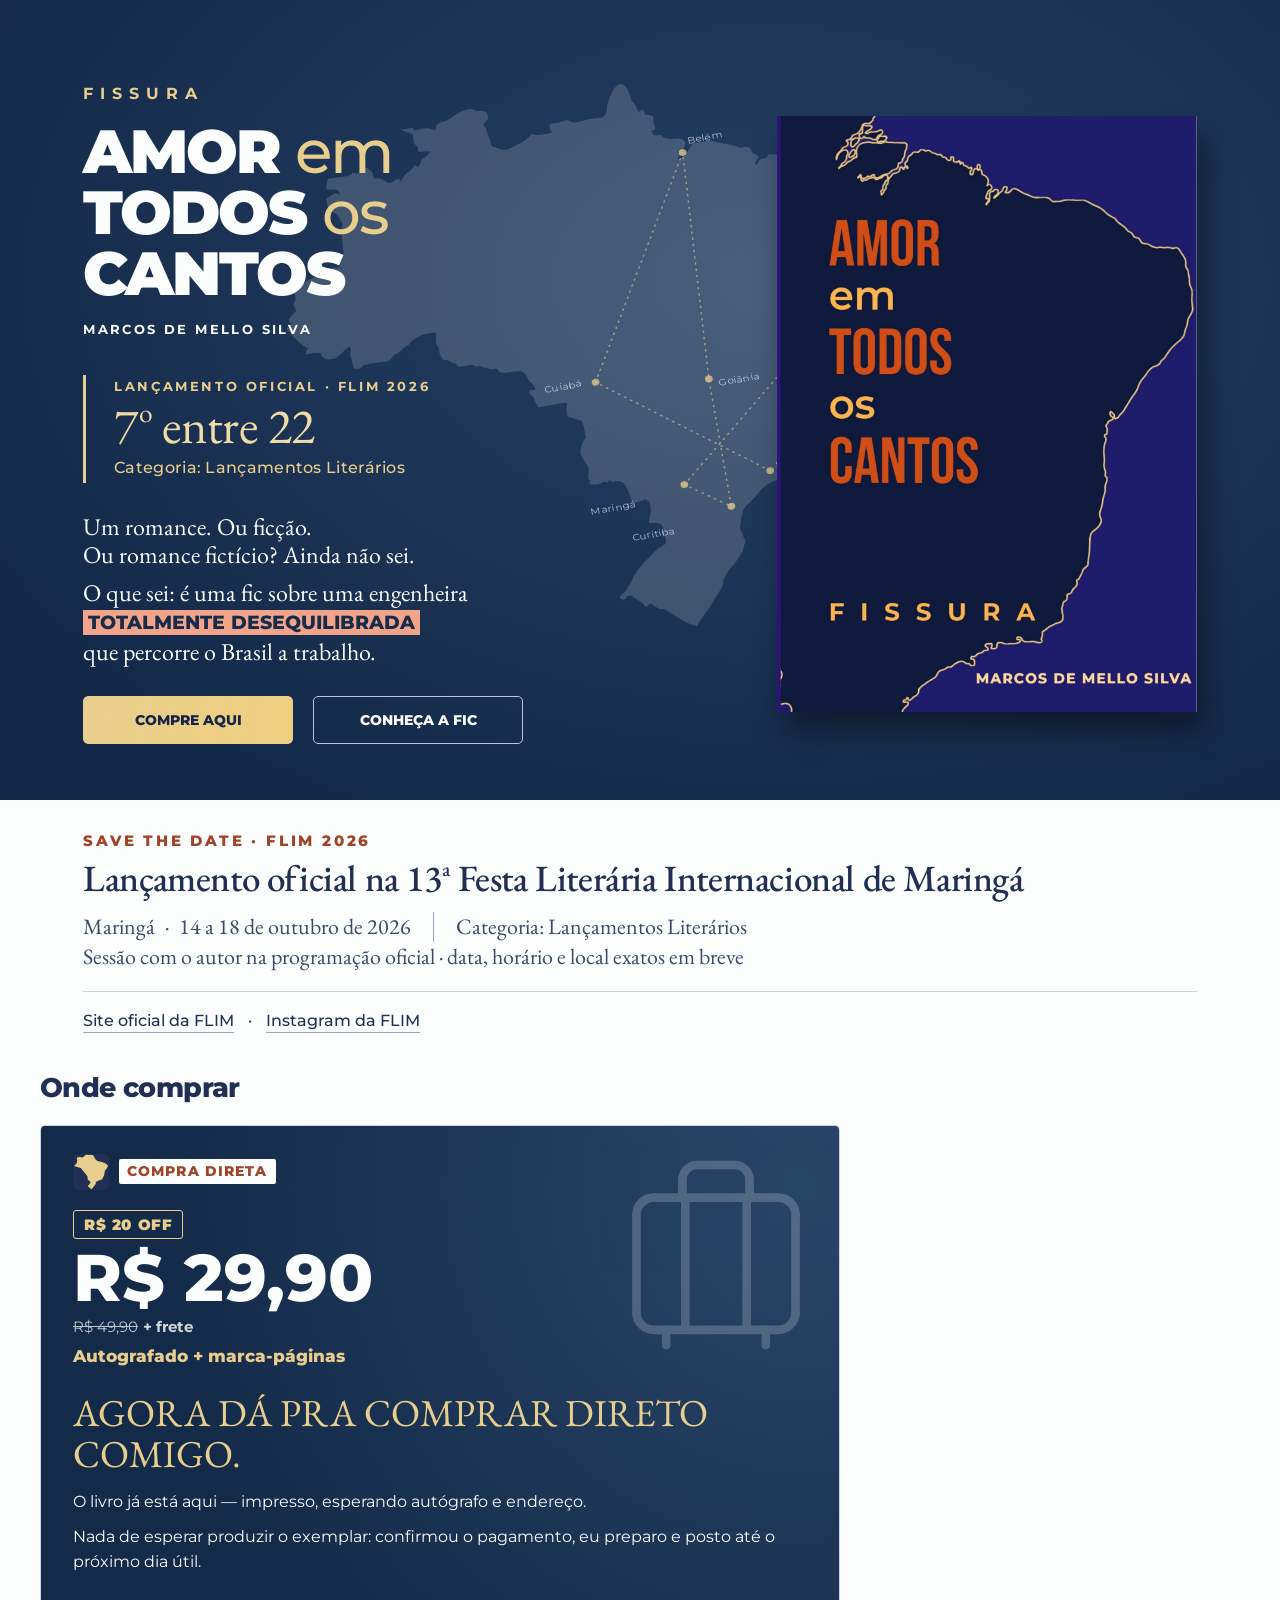
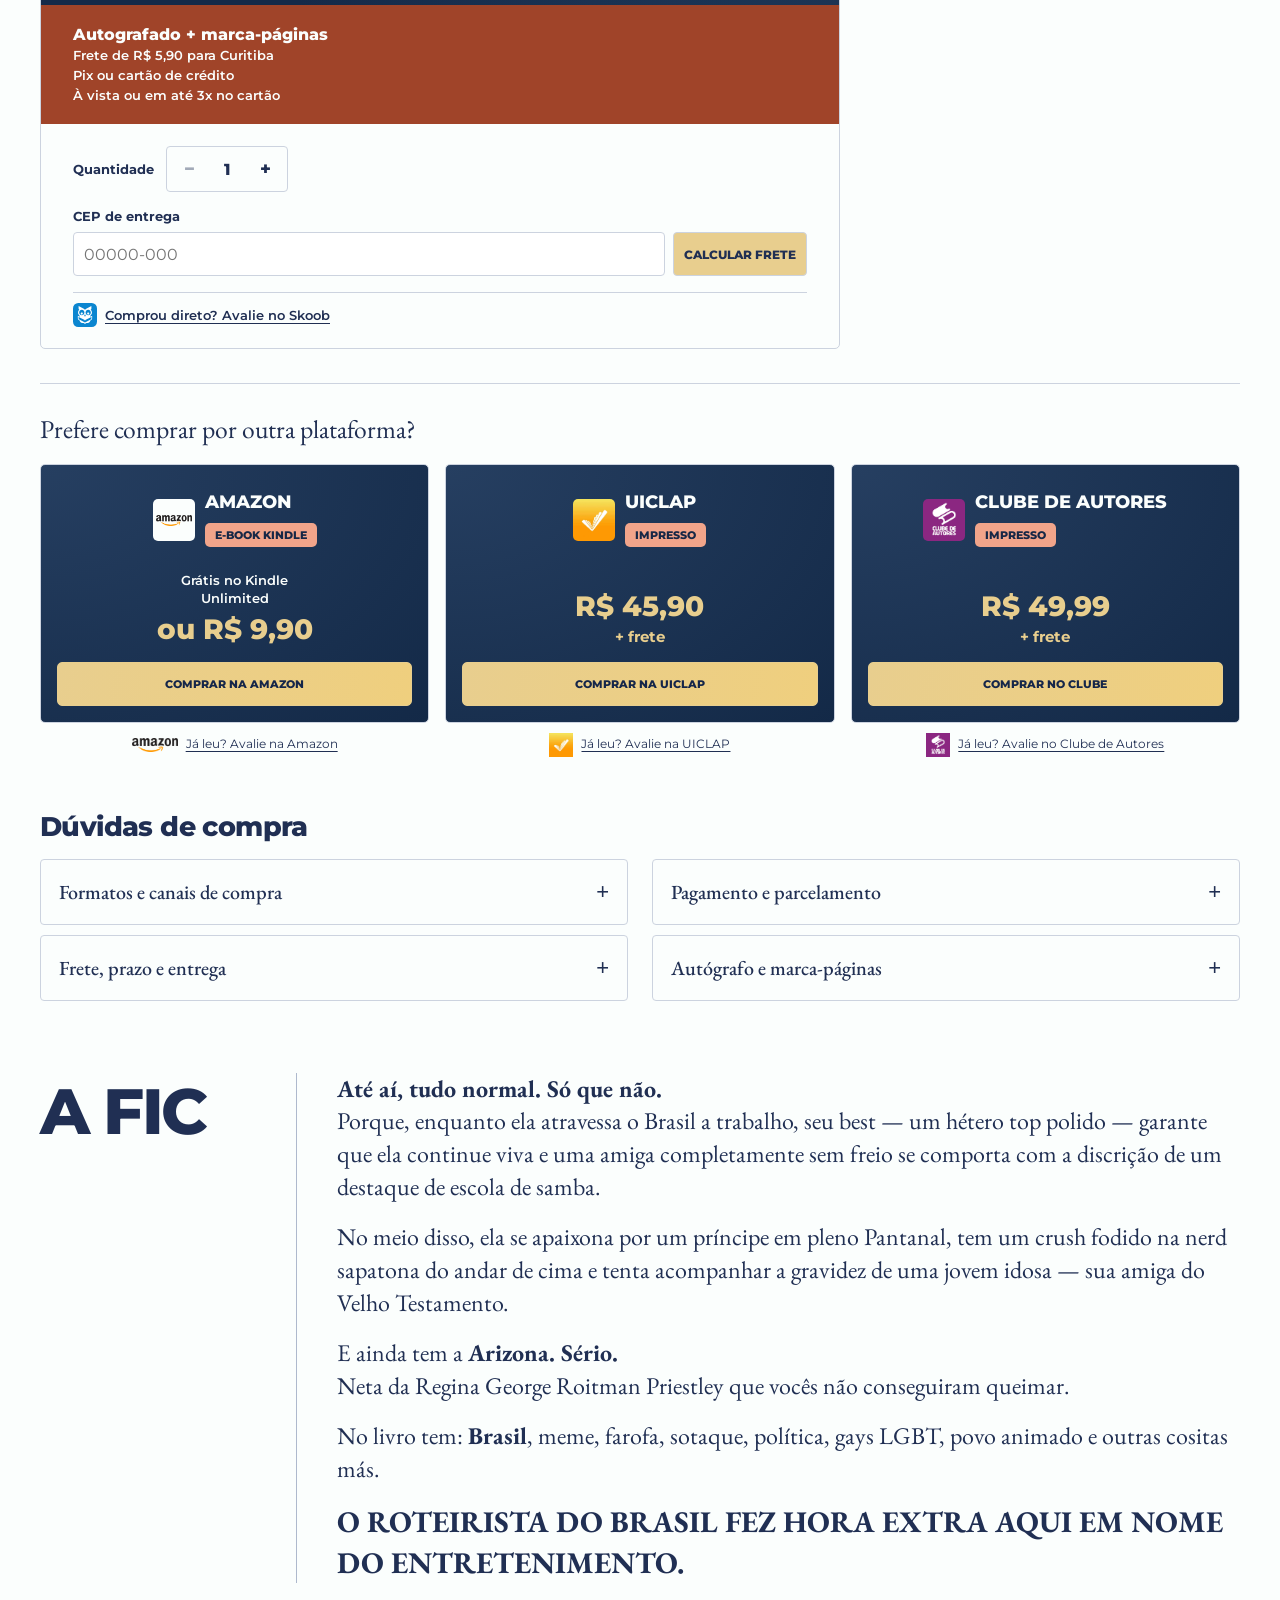
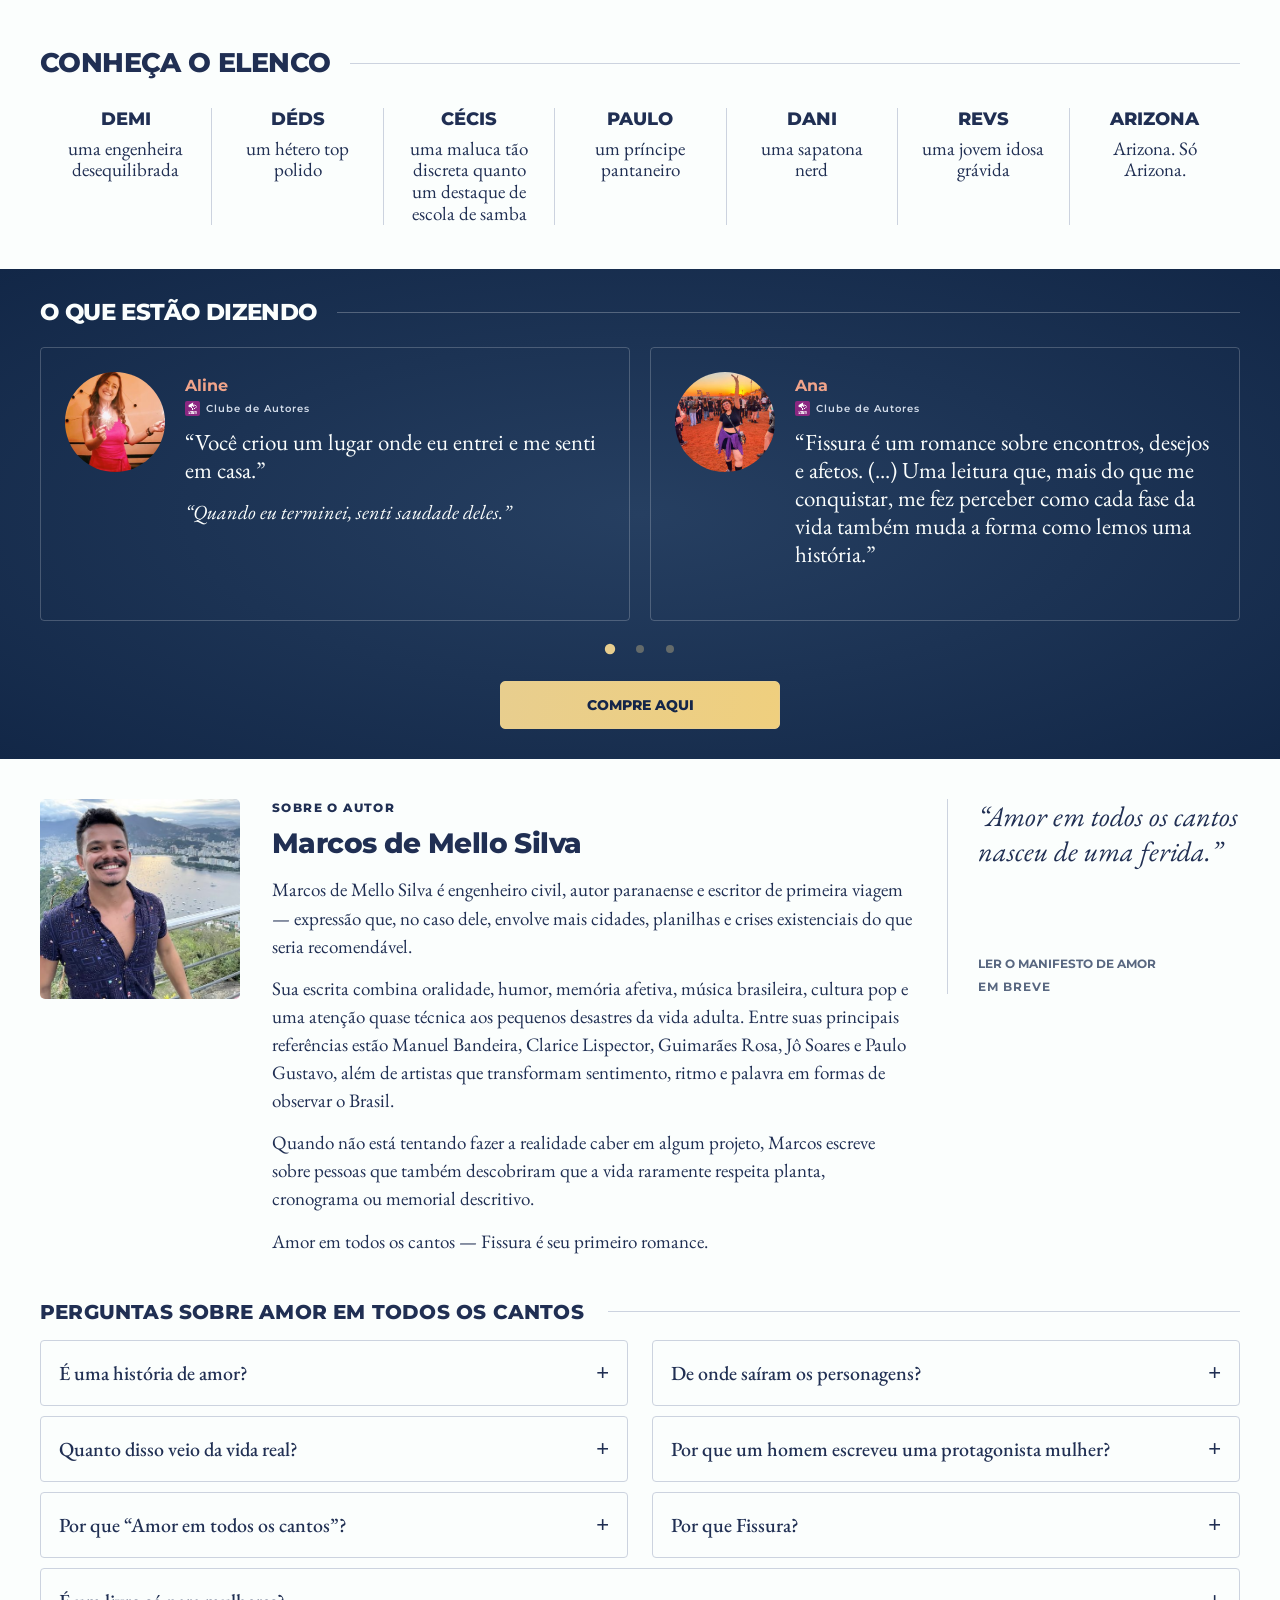
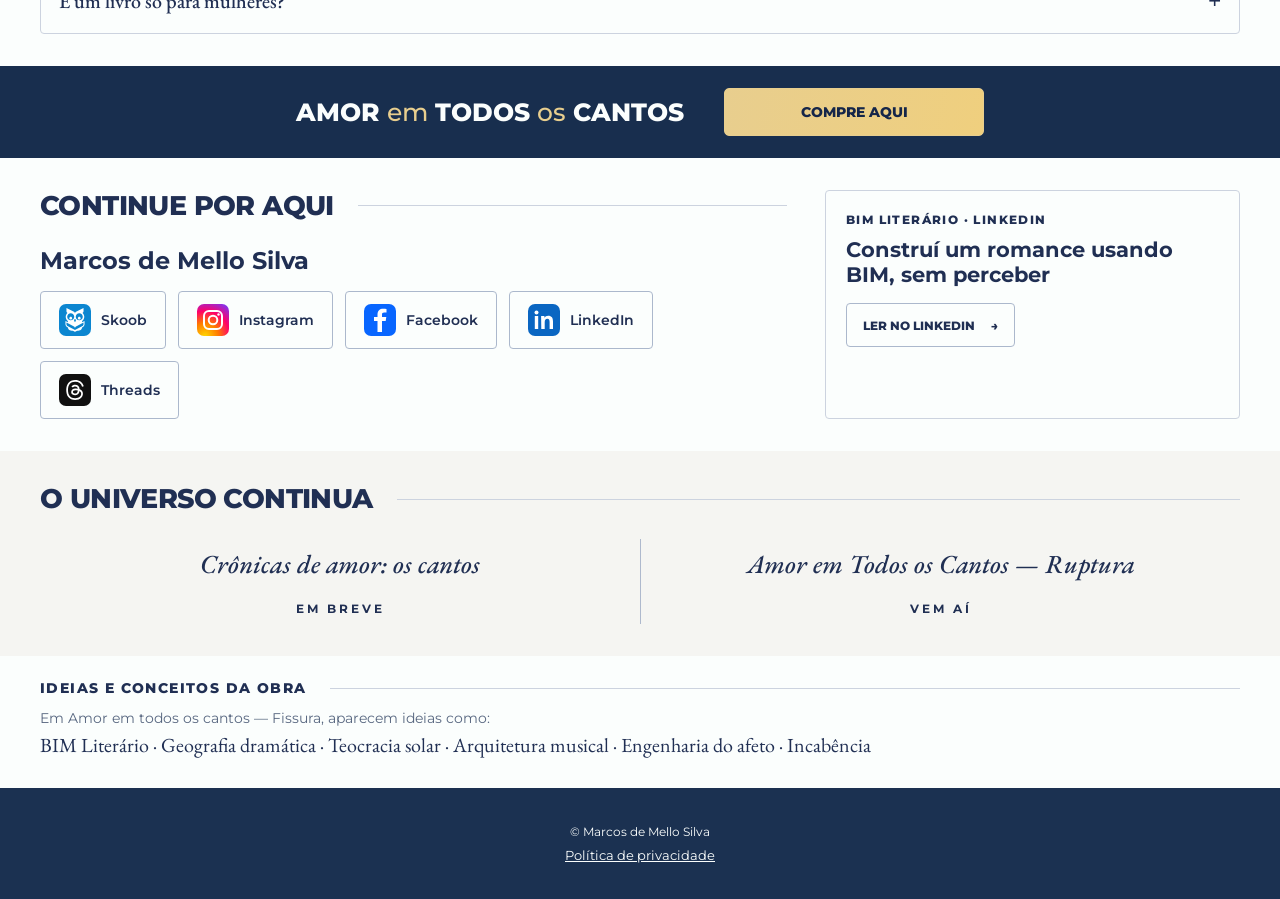
<file: index.html>
<!DOCTYPE html>
<html lang="pt-BR">
<head>
<meta charset="UTF-8">
<meta name="viewport" content="width=device-width, initial-scale=1.0">
<title>Amor em todos os cantos — Fissura</title>
<meta name="description" content="Site oficial de Amor em todos os cantos — Fissura. Escolha onde comprar.">

<meta property="og:type" content="website">
<meta property="og:url" content="https://amoremtodososcantos.com.br/">
<meta property="og:title" content="Amor em todos os cantos — Fissura">
<meta property="og:description" content="Site oficial de Amor em todos os cantos — Fissura. Escolha onde comprar.">
<meta property="og:image" content="https://amoremtodososcantos.com.br/assets/og-image-v2.png">
<meta property="og:image:width" content="1200">
<meta property="og:image:height" content="630">

<meta name="twitter:card" content="summary_large_image">
<meta name="twitter:title" content="Amor em todos os cantos — Fissura">
<meta name="twitter:description" content="Site oficial de Amor em todos os cantos — Fissura. Escolha onde comprar.">
<meta name="twitter:image" content="https://amoremtodososcantos.com.br/assets/og-image-v2.png">

<link rel="icon" type="image/png" sizes="16x16" href="/assets/favicon-16.png">
<link rel="icon" type="image/png" sizes="32x32" href="/assets/favicon-32.png">
<link rel="icon" type="image/png" href="/assets/favicon-512.png">

<link rel="preconnect" href="https://fonts.googleapis.com">
<link rel="preconnect" href="https://fonts.gstatic.com" crossorigin>
<link href="https://fonts.googleapis.com/css2?family=Montserrat:wght@400;500;600;700;800;900&family=EB+Garamond:ital,wght@0,400;0,500;0,700;1,400&display=swap" rel="stylesheet">
<link rel="stylesheet" href="styles.css?v=fine-adjustments-01">

</head>
<body>
<a class="skip-link" href="#conteudo">Ir para o conteúdo</a>

<header class="hero">
  <!-- Mapa do Brasil como sombra territorial de fundo. Silhueta: mapsicon (djaiss/mapsicon), uso livre com atribuição. -->
  <div class="hero__map" aria-hidden="true">
    <img class="hero__map-shape" src="assets/brazil-map.svg" alt="">
    <svg class="hero__map-route" viewBox="0 0 1024 1024" preserveAspectRatio="xMidYMid meet">
      <polyline points="701,748 458,541 653,169 632,570 632,798 566,746 1001,343" class="hero__route-line" />
      <circle cx="701" cy="748" r="6" class="hero__route-dot" />
      <circle cx="458" cy="541" r="6" class="hero__route-dot" />
      <circle cx="653" cy="169" r="6" class="hero__route-dot" />
      <circle cx="632" cy="570" r="6" class="hero__route-dot" />
      <circle cx="632" cy="798" r="6" class="hero__route-dot" />
      <circle cx="566" cy="746" r="6" class="hero__route-dot" />
      <circle cx="1001" cy="343" r="6" class="hero__route-dot" />
      <g class="hero__route-labels">
        <text x="711" y="745">São Paulo</text>
        <text x="378" y="544">Cuiabá</text>
        <text x="663" y="155">Belém</text>
        <text x="646" y="585">Goiânia</text>
        <text x="472" y="828">Curitiba</text>
        <text x="416" y="770">Maringá</text>
      </g>
    </svg>
  </div>

  <div class="hero__content">
    <p class="hero__eyebrow">Fissura</p>
    <h1 class="hero__title">AMOR <span class="hero__title-accent">em</span><br>TODOS <span class="hero__title-accent">os</span><br>CANTOS</h1>
    <p class="hero__author">MARCOS DE MELLO SILVA</p>
    <div class="hero__flim">
      <p class="hero__flim-kicker">LANÇAMENTO OFICIAL · FLIM 2026</p>
      <p class="hero__flim-rank">7<span class="ordinal" aria-hidden="true">o</span><span class="sr-only">º</span> entre 22</p>
      <p class="hero__flim-category">Categoria: Lançamentos Literários</p>
    </div>
    <div class="hero__teaser">
      <p>Um romance. Ou ficção.<br>Ou romance fictício? Ainda não sei.</p>
      <p>O que sei: é uma fic sobre uma engenheira<br><strong>TOTALMENTE DESEQUILIBRADA</strong><br>que percorre o Brasil a trabalho.</p>
    </div>
    <div class="hero__actions"><a class="button" href="#comprar" data-analytics-cta="click_compre_aqui" data-analytics-placement="hero" data-analytics-destination="comprar">COMPRE AQUI</a><a class="button button--outline" href="#a-fic" data-analytics-cta="click_conheca_fic" data-analytics-placement="hero" data-analytics-destination="a_fic">CONHEÇA A FIC</a></div>
  </div>

  <div class="hero__images">
    <img class="hero__cover" src="assets/capa-fissura.png" alt="Capa do livro Amor em todos os cantos — Fissura">
  </div>
</header>

<main id="conteudo">

  <p id="checkout-return" class="checkout-return" role="status" hidden></p>

  <section class="flim" aria-labelledby="flim-title">
    <p class="flim__eyebrow">SAVE THE DATE · FLIM 2026</p>
    <h2 id="flim-title">Lançamento oficial na 13<span class="ordinal" aria-hidden="true">a</span><span class="sr-only">ª</span> Festa Literária Internacional de Maringá</h2>
    <div class="flim__details">
      <p class="flim__when">Maringá <span aria-hidden="true">·</span> <span class="flim__date">14 a 18 de outubro de 2026</span></p>
      <p class="flim__category">Categoria: Lançamentos Literários</p>
    </div>
    <p class="flim__session">Sessão com o autor na programação oficial · data, horário e local exatos em breve</p>
    <p class="flim__links"><a href="https://maringacultura.maringa.pr.gov.br/" target="_blank" rel="noopener noreferrer">Site oficial da FLIM</a> <span aria-hidden="true">·</span> <a href="https://www.instagram.com/flim.maringa/" target="_blank" rel="noopener noreferrer">Instagram da FLIM</a></p>
  </section>

  <section class="comprar" id="comprar" aria-labelledby="comprar-title">
    <div class="comprar__inner">
      <h2 class="comprar__title" id="comprar-title">Onde comprar</h2>
      <p id="prices-error" class="direct__error" role="alert" hidden></p>

      <!-- Direct purchase is the primary offer, before retailer alternatives in visual and DOM order. -->
      <div class="card-group card-group--direct">
        <article id="direct-card" class="card card--direct" data-price-channel="direct" hidden
                 data-retailer="direct" data-product-format="impresso_autografado"
                 aria-label="Compra direta — carregando preço">
          <div class="direct__info">
            <div class="card__info">
              <span class="card__logo card__logo--direct" aria-hidden="true"><img src="assets/favicon-512.png" alt=""></span>
              <span class="card__text"><span class="card__channel">Compra direta</span>
                <span class="card__format">Autografado + marca-páginas</span></span>
            </div>
            <div id="direct-active-offer" hidden>
              <div class="direct__offer">
                <span id="direct-discount" class="direct__discount">R$ 10 OFF</span>
                <span class="direct__current-price"><span class="card__price">Carregando…</span></span>
                <span class="direct__reference"><span id="direct-previous-price" class="direct__previous-price">R$ 49,90</span><span class="direct__freight"> + frete</span></span>
                <p class="direct__benefit direct__benefit--offer">Autografado + marca-páginas</p>
              </div>
              <p class="direct__headline">AGORA DÁ PRA COMPRAR DIRETO COMIGO.</p>
              <p class="direct__copy">O livro já está aqui — impresso, esperando autógrafo e endereço.</p>
              <p class="direct__copy">Nada de esperar produzir o exemplar: confirmou o pagamento, eu preparo e posto até o próximo dia útil.</p>
              <div class="direct__commercial">
                <div class="direct__perks">
                  <p class="direct__benefit">Autografado + marca-páginas</p>
                  <p id="direct-curitiba-note" class="direct__payment" hidden></p>
                  <p id="direct-payment-methods" class="direct__payment" hidden></p>
                  <p id="direct-payment-installments" class="direct__payment" hidden></p>
                </div>
              </div>
            </div>
            <p id="direct-coming-soon" class="direct__coming-soon" hidden>EM BREVE</p>
          </div>
          <div id="direct-flow" hidden>
            <p id="direct-availability" class="direct__availability" role="status" hidden></p>
            <div class="direct__quantity" role="group" aria-labelledby="direct-quantity-label">
              <span id="direct-quantity-label" class="direct__label">Quantidade</span>
              <div class="direct__stepper"><button id="direct-quantity-minus" type="button" aria-label="Diminuir quantidade">−</button><output id="direct-quantity" aria-live="polite">1</output><button id="direct-quantity-plus" type="button" aria-label="Aumentar quantidade">+</button></div>
            </div>
            <p id="direct-quantity-contact" class="direct__hint" hidden>Para mais de 3 exemplares, escreva para <a href="mailto:marcos@demelloeng.com.br">marcos@demelloeng.com.br</a>.</p>
            <label class="direct__label" for="direct-cep">CEP de entrega</label>
            <div class="direct__cep"><input id="direct-cep" inputmode="numeric" maxlength="9" placeholder="00000-000"><button id="direct-quote" type="button">CALCULAR FRETE</button></div>
            <p id="direct-loading" hidden>Calculando frete…</p><p id="direct-error" class="direct__error" role="alert" hidden></p>
            <dl id="direct-summary" class="direct__summary" hidden>
              <div><dt>Destino</dt><dd id="direct-region">—</dd></div><div><dt>Quantidade</dt><dd id="direct-quantity-summary">—</dd></div>
              <div><dt>Preço unitário</dt><dd id="direct-unit">—</dd></div><div><dt>Subtotal</dt><dd id="direct-subtotal">—</dd></div>
              <div><dt>Frete</dt><dd id="direct-shipping">—</dd></div><div id="direct-real-row" aria-hidden="true" hidden><dt>Frete real cotado</dt><dd id="direct-real">—</dd></div>
              <div><dt>Prazo</dt><dd id="direct-days">—</dd></div><div class="direct__total"><dt>Total</dt><dd id="direct-total">—</dd></div>
            </dl>
            <button id="direct-buy" class="direct__buy" type="button" disabled>Comprar</button>
            <p id="direct-order-status" class="direct__order-status" role="status" hidden></p>
          </div>
          <a class="review-link review-link--direct" href="https://www.skoob.com.br/pt/book/122687117" target="_blank" rel="noopener noreferrer"><img class="review-icon" src="assets/social-skoob.svg" width="24" height="24" alt="" aria-hidden="true"><span>Comprou direto? Avalie no Skoob</span></a>
        </article>
      </div>

      <div class="retailer-alternatives">
        <p class="retailer-alternatives__title">Prefere comprar por outra plataforma?</p>
        <div class="cards">

        <div class="card-group">
        <a class="card"
           data-price-channel="amazon"
           href="https://www.amazon.com.br/dp/B0HB7PR45H"
           target="_blank" rel="noopener noreferrer"
           aria-label="Comprar na Amazon — carregando preço"
           data-analytics-event="click_amazon"
           data-retailer="amazon"
           data-product-format="ebook_kindle"
           data-price="">
          <div class="card__info">
            <span class="card__logo card__logo--chip"><img src="assets/logo-amazon.png" alt="" loading="lazy"></span>
            <span class="card__text">
              <span class="card__channel">Amazon</span>
              <span class="card__format">E-book Kindle</span>
            </span>
          </div>
          <div class="card__deal">
            <span id="amazon-kindle-unlimited" class="card__benefit" hidden>Grátis no Kindle Unlimited</span>
            <span class="card__price">Carregando…</span>

          </div>
        <span class="card__cta">COMPRAR NA AMAZON</span>
        </a>
          <a class="review-link" href="https://www.amazon.com.br/dp/B0HB7PR45H" target="_blank" rel="noopener noreferrer"><img class="review-icon review-icon--wide" src="assets/logo-amazon.png" width="46" height="14" alt="" aria-hidden="true"><span>Já leu? Avalie na Amazon</span></a>
        </div>

        <div class="card-group">
        <a class="card"
           data-price-channel="uiclap"
           href="https://loja.uiclap.com/titulo/ua200325"
           target="_blank" rel="noopener noreferrer"
           aria-label="Comprar na UICLAP — carregando preço"
           data-analytics-event="click_uiclap"
           data-retailer="uiclap"
           data-product-format="impresso"
           data-price="">
          <div class="card__info">
            <span class="card__logo"><img src="assets/logo-uiclap.png" alt="" loading="lazy"></span>
            <span class="card__text">
              <span class="card__channel">UICLAP</span>
              <span class="card__format">Impresso</span>
            </span>
          </div>
          <div class="card__deal">
            <span class="card__price">Carregando…</span>
            <span class="card__freight"> + frete</span>
          </div>
        <span class="card__cta">COMPRAR NA UICLAP</span>
        </a>
          <a class="review-link" href="https://loja.uiclap.com/titulo/ua200325" target="_blank" rel="noopener noreferrer"><img class="review-icon" src="assets/logo-uiclap.png" width="24" height="24" alt="" aria-hidden="true"><span>Já leu? Avalie na UICLAP</span></a>
        </div>

        <div class="card-group">
        <a class="card"
           data-price-channel="clube_autores"
           href="https://clubedeautores.com.br/livro/amor-em-todos-os-cantos-2"
           target="_blank" rel="noopener noreferrer"
           aria-label="Comprar no Clube de Autores — carregando preço"
           data-analytics-event="click_clube_autores"
           data-retailer="clube_autores"
           data-product-format="impresso"
           data-price="">
          <div class="card__info">
            <span class="card__logo"><img src="assets/logo-clube-autores.png" alt="" loading="lazy"></span>
            <span class="card__text">
              <span class="card__channel">Clube de Autores</span>
              <span class="card__format">Impresso</span>
            </span>
          </div>
          <div class="card__deal">
            <span class="card__price">Carregando…</span>
            <span class="card__freight"> + frete</span>
          </div>
        <span class="card__cta">COMPRAR NO CLUBE</span>
        </a>
          <a class="review-link" href="https://clubedeautores.com.br/livro/amor-em-todos-os-cantos-2" target="_blank" rel="noopener noreferrer"><img class="review-icon" src="assets/logo-clube-autores.png" width="24" height="24" alt="" aria-hidden="true"><span>Já leu? Avalie no Clube de Autores</span></a>
        </div>

        </div>
      </div>

    </div>
  </section>

  <section class="section purchase-faq" aria-labelledby="duvidas-title">
    <h2 id="duvidas-title">Dúvidas de compra</h2>
    <div class="accordion-grid">
      <details><summary>Formatos e canais de compra</summary><p>Amor em todos os cantos — Fissura está disponível em e-book Kindle e em versão impressa. Escolha acima o canal que preferir.</p></details>
      <details><summary>Pagamento e parcelamento</summary><p>Cada loja tem suas próprias condições. Na compra direta, você vê as opções de pagamento antes de concluir o pedido.</p></details>
      <details><summary>Frete, prazo e entrega</summary><p>Na compra direta, informe seu CEP para ver frete, prazo e valor total antes de comprar.</p></details>
      <details><summary>Autógrafo e marca-páginas</summary><p>Na compra direta, o livro vai autografado e acompanha marca-páginas.</p></details>
    </div>
  </section>

  <section class="section fic" id="a-fic" aria-labelledby="fic-title">
    <h2 id="fic-title">A FIC</h2>
    <div class="fic__text">
      <p><strong>Até aí, tudo normal. Só que não.</strong></p>
      <p>Porque, enquanto ela atravessa o Brasil a trabalho, seu best — um hétero top polido — garante que ela continue viva e uma amiga completamente sem freio se comporta com a discrição de um destaque de escola de samba.</p>
      <p>No meio disso, ela se apaixona por um príncipe em pleno Pantanal, tem um crush fodido na nerd sapatona do andar de cima e tenta acompanhar a gravidez de uma jovem idosa — sua amiga do Velho Testamento.</p>
      <p>E ainda tem a <strong>Arizona. Sério.</strong><br>Neta da Regina George Roitman Priestley que vocês não conseguiram queimar.</p>
      <div class="fic__ending"><p>No livro tem: <strong>Brasil</strong>, meme, farofa, sotaque, política, gays LGBT, povo animado e outras cositas más.</p>
      <p class="fic__payoff">O roteirista do Brasil fez hora extra aqui em nome do entretenimento.</p></div>
    </div>
  </section>

  <section class="section elenco" id="elenco" aria-labelledby="elenco-title" data-carousel>
    <div class="section-heading"><h2 id="elenco-title">CONHEÇA O ELENCO</h2><div class="carousel-controls cast-controls" hidden><button type="button" data-step="-1" aria-controls="cast-track" aria-label="Personagem anterior">‹</button><button type="button" data-step="1" aria-controls="cast-track" aria-label="Próximo personagem">›</button></div></div>
    <ul class="cast-track" id="cast-track" data-track tabindex="0" aria-label="Elenco de Amor em todos os cantos — Fissura">
      <li><h3>DEMI</h3><p>uma engenheira desequilibrada</p></li>
      <li><h3>DÉDS</h3><p>um hétero top polido</p></li>
      <li><h3>CÉCIS</h3><p>uma maluca tão discreta quanto um destaque de escola de samba</p></li>
      <li><h3>PAULO</h3><p>um príncipe pantaneiro</p></li>
      <li><h3>DANI</h3><p>uma sapatona nerd</p></li>
      <li><h3>REVS</h3><p>uma jovem idosa grávida</p></li>
      <li><h3>ARIZONA</h3><p>Arizona. Só Arizona.</p></li>
    </ul>
    <p class="sr-only" data-carousel-status aria-live="polite"></p>
  </section>

  <section class="vozes" aria-labelledby="vozes-title">
    <div class="section">
      <div class="section-heading"><h2 id="vozes-title">O QUE ESTÃO DIZENDO</h2></div>
      <div class="voices" data-voices role="region" aria-roledescription="carrossel" aria-label="Depoimentos de leitores" tabindex="0">
      <div class="voices-viewport">
      <div class="voices-track" id="voices-track">
        <article class="voice" id="voz-aline"><img src="assets/leitor-aline.jpg" alt="Aline" loading="lazy"><div><h3>Aline</h3><p class="voice__source"><img src="assets/logo-clube-autores.png" alt="" aria-hidden="true">Clube de Autores</p><blockquote><p>“Você criou um lugar onde eu entrei e me senti em casa.”</p><p class="voice__after">“Quando eu terminei, senti saudade deles.”</p></blockquote></div></article>
        <article class="voice" id="voz-ana"><img src="assets/leitor-ana.jpg" alt="Ana" loading="lazy"><div><h3>Ana</h3><p class="voice__source"><img src="assets/logo-clube-autores.png" alt="" aria-hidden="true">Clube de Autores</p><blockquote><p>“Fissura é um romance sobre encontros, desejos e afetos. (...) Uma leitura que, mais do que me conquistar, me fez perceber como cada fase da vida também muda a forma como lemos uma história.”</p></blockquote></div></article>
        <article class="voice" id="voz-saulo"><img src="assets/leitor-saulo.jpg" alt="Saulo" loading="lazy"><div><h3>Saulo</h3><p class="voice__source"><img src="assets/logo-clube-autores.png" alt="" aria-hidden="true">Clube de Autores</p><blockquote><p>“Uma leitura envolvente, divertida e surpreendentemente humana. (...) Demi é uma personagem fácil de acompanhar e impossível de não torcer por ela. O humor deixa tudo mais leve, enquanto os momentos de reflexão dão profundidade à narrativa.”</p></blockquote></div></article>
        <article class="voice" id="voz-karina"><img src="assets/leitor-karina.jpg" alt="Karina" loading="lazy"><div><h3>Karina</h3><p class="voice__source"><img src="assets/logo-clube-autores.png" alt="" aria-hidden="true">Clube de Autores</p><blockquote><p>“E quando a última página chegou, ficou aquela sensação rara de ter vivido alguma coisa junto com a personagem. Algumas histórias a gente lê. Outras a gente sente, e essa eu senti.”</p></blockquote></div></article>
        <article class="voice" id="voz-rafael"><span class="voice__initial" aria-hidden="true">R</span><div><h3>Rafael</h3><p class="voice__source"><img src="assets/logo-clube-autores.png" alt="" aria-hidden="true">Clube de Autores</p><blockquote><p>“Obra literária incrível! Impossível não se prender a trama!!!”</p></blockquote></div></article>
        <article class="voice" id="voz-fabio"><span class="voice__initial" aria-hidden="true">F</span><div><h3>Fábio</h3><p class="voice__source"><img class="voice__brand--wide" src="assets/logo-amazon.png" alt="" aria-hidden="true">Amazon</p><blockquote><p><strong>Ótimo livro!</strong></p><p>“Aguardando o livro físico também! 😅”</p></blockquote></div></article>
      </div>
      </div>
      <div class="voices-dots" role="group" aria-label="Escolher depoimentos" hidden></div>
      <p class="sr-only" data-voices-status aria-live="polite"></p>
      </div>
      <div class="center-action"><a class="button" href="#comprar">COMPRE AQUI</a></div>
    </div>
  </section>

  <section class="section autor" aria-labelledby="autor-title">
    <img class="autor__foto" src="assets/marcos-de-mello-silva.jpeg" alt="Marcos de Mello Silva" loading="lazy">
    <div class="autor__texto"><p class="eyebrow">SOBRE O AUTOR</p><h2 id="autor-title">Marcos de Mello Silva</h2>
      <div class="autor__bio">
        <p>Marcos de Mello Silva é engenheiro civil, autor paranaense e escritor de primeira viagem — expressão que, no caso dele, envolve mais cidades, planilhas e crises existenciais do que seria recomendável.</p>
        <p>Sua escrita combina oralidade, humor, memória afetiva, música brasileira, cultura pop e uma atenção quase técnica aos pequenos desastres da vida adulta. Entre suas principais referências estão Manuel Bandeira, Clarice Lispector, Guimarães Rosa, Jô Soares e Paulo Gustavo, além de artistas que transformam sentimento, ritmo e palavra em formas de observar o Brasil.</p>
        <p>Quando não está tentando fazer a realidade caber em algum projeto, Marcos escreve sobre pessoas que também descobriram que a vida raramente respeita planta, cronograma ou memorial descritivo.</p>
        <p>Amor em todos os cantos — Fissura é seu primeiro romance.</p>
      </div>
    </div>
    <div class="autor__origem"><blockquote>“Amor em todos os cantos nasceu de uma ferida.”</blockquote><span class="pending-label">
      LER O MANIFESTO DE AMOR<br>
      <strong>EM BREVE</strong>
    </span></div>
  </section>

  <section class="section editorial-faq" aria-labelledby="perguntas-title"><h2 id="perguntas-title" class="ruled-title">PERGUNTAS SOBRE AMOR EM TODOS OS CANTOS</h2>
    <div class="accordion-grid">
      <details><summary>É uma história de amor?</summary><p>Sim. Só não de um amor só. O livro atravessa amor romântico, amizade, família, Brasil, memória e aquilo que permanece mesmo quando tudo sai do eixo. No fundo, é também a história de Demi descobrindo que o amor mais decisivo não está espalhado em todos os cantos — precisa existir dentro.</p></details>
      <details><summary>De onde saíram os personagens?</summary><p>De um laboratório de memória, referências e vida real. Eles nasceram da fusão de pessoas que conheci, foram testados, tensionados e ressignificados até deixarem de ser referência e ganharem identidade própria dentro da obra.</p></details>
      <details><summary>Quanto disso veio da vida real?</summary><p>Bastante da matéria-prima. Mas vida real aqui não virou transcrição: fatos, experiências e referências pessoais passaram por composição, mistura e ficção até formarem um universo próprio. O que veio da vida serviu de lastro; o livro precisou aprender a existir sozinho.</p></details>
      <details><summary>Por que um homem escreveu uma protagonista mulher?</summary><p>Porque Demi apareceu mulher. Não foi uma estratégia de representação nem uma decisão de mercado. Minha formação afetiva sempre foi atravessada por mulheres, então essa personagem surgiu de forma muito mais natural do que calculada. E, sendo bem sincero: por que eu ia escrever sobre macho, gente? Que graça tem?</p></details>
      <details><summary>Por que “Amor em todos os cantos”?</summary><p>Porque os “cantos” da história são geográficos e afetivos. Demi atravessa cidades, relações, perdas e encontros pelo Brasil, mas o livro vai deslocando a ideia de lugar: há cantos que existem no mapa e outros que a gente precisa encontrar em si. O título nasce dessa dupla geografia — os lugares por onde ela passa e os lugares internos que aprende a reconhecer.</p></details>
      <details><summary>Por que Fissura?</summary><p>Fissura é o subtítulo porque a história nasce de uma ferida. E porque, depois de certas perdas, amar também pode passar a carregar medo, urgência e excesso. A fissura é a marca deixada por isso — mas também é a abertura por onde a história começa a se transformar.</p></details>
      <details><summary>É um livro só para mulheres?</summary><p>Não. Demi é uma mulher e a obra olha de perto experiências femininas — inclusive certas rotinas de trabalho impostas a mulheres solteiras, sem filhos, em posições de liderança. Mas o livro fala também de amizade, desejo, perda, memória, Brasil e da forma como a gente aprende a amar depois das rupturas. Você não precisa se parecer com Demi para reconhecer alguma coisa sua nela.</p></details>
    </div>
  </section>

  <section class="closing" aria-label="Comprar Amor em todos os cantos — Fissura"><div class="section"><p>AMOR <span>em</span> TODOS <span>os</span> CANTOS</p><a class="button" href="#comprar">COMPRE AQUI</a></div></section>

  <section class="section continue" aria-labelledby="continue-title"><div><h2 id="continue-title" class="ruled-title">CONTINUE POR AQUI</h2><h3>Marcos de Mello Silva</h3>
    <div class="social-links">
      <a href="https://www.skoob.com.br/pt/book/122687117" target="_blank" rel="noopener noreferrer"><img class="social-icon" src="assets/social-skoob.svg" width="32" height="32" alt="" aria-hidden="true"><span>Skoob</span></a>
      <a href="https://www.instagram.com/marxmellos/" target="_blank" rel="noopener noreferrer"><img class="social-icon" src="assets/social-instagram.svg" width="32" height="32" alt="" aria-hidden="true"><span>Instagram</span></a>
      <a href="https://www.facebook.com/engmarcosmello/" target="_blank" rel="noopener noreferrer"><img class="social-icon" src="assets/social-facebook.svg" width="32" height="32" alt="" aria-hidden="true"><span>Facebook</span></a>
      <a href="https://www.linkedin.com/in/engmarcosmello/" target="_blank" rel="noopener noreferrer"><img class="social-icon" src="assets/social-linkedin.svg" width="32" height="32" alt="" aria-hidden="true"><span>LinkedIn</span></a>
      <a href="https://www.threads.com/@marxmellos" target="_blank" rel="noopener noreferrer"><img class="social-icon" src="assets/social-threads.svg" width="32" height="32" alt="" aria-hidden="true"><span>Threads</span></a>
    </div>
    </div><article class="editorial-card"><p class="eyebrow">BIM LITERÁRIO · LINKEDIN</p><h3>Construí um romance usando BIM, sem perceber</h3><a class="text-link" href="https://www.linkedin.com/feed/update/urn:li:ugcPost:7489486231718772738/" target="_blank" rel="noopener noreferrer">LER NO LINKEDIN <span aria-hidden="true">→</span></a></article>
  </section>

  <section class="universe" aria-labelledby="universo-title"><div class="section"><h2 id="universo-title" class="ruled-title">O UNIVERSO CONTINUA</h2><div class="universe__grid"><div><h3>Crônicas de amor: os cantos</h3><p>EM BREVE</p></div><div><h3>Amor em Todos os Cantos — Ruptura</h3><p>VEM AÍ</p></div></div></div></section>

  <!-- Semantic block: visible and indexable, placed after the commercial journey. -->
  <section class="section vocabulary" aria-labelledby="ideias-title"><h2 id="ideias-title" class="ruled-title">IDEIAS E CONCEITOS DA OBRA</h2>
    <p class="vocabulary__intro">Em Amor em todos os cantos — Fissura, aparecem ideias como:</p>
    <p class="vocabulary__terms">BIM Literário · Geografia dramática · Teocracia solar · Arquitetura musical · Engenharia do afeto · Incabência</p>
  </section>

</main>

<footer class="footer">
  <p class="footer__texto">© Marcos de Mello Silva</p>
  <p class="footer__links"><a href="privacidade.html">Política de privacidade</a></p>
</footer>

<script>
(function () {
  document.querySelectorAll('[data-carousel]').forEach(function (section) {
    var track = section.querySelector('[data-track]');
    var items = Array.from(track.children);
    var controls = section.querySelector('.carousel-controls');
    var status = section.querySelector('[data-carousel-status]');
    var selected = 0;
    function offset(index) { return items[index].getBoundingClientRect().left - track.getBoundingClientRect().left + track.scrollLeft; }
    function nearest() {
      return items.reduce(function (best, item, index) { return Math.abs(offset(index) - track.scrollLeft) < Math.abs(offset(best) - track.scrollLeft) ? index : best; }, 0);
    }
    function show(index) {
      selected = Math.max(0, Math.min(items.length - 1, index));
      track.scrollTo({left: offset(selected), behavior: 'instant'});
      update();
    }
    function update() {
      var overflow = track.scrollWidth > track.clientWidth + 2;
      controls.hidden = !overflow;
      // aria-disabled retains keyboard focus at either end of the carousel.
      controls.querySelector('[data-step="-1"]').setAttribute('aria-disabled', track.scrollLeft < 2);
      controls.querySelector('[data-step="1"]').setAttribute('aria-disabled', track.scrollLeft >= track.scrollWidth - track.clientWidth - 2);
      status.textContent = items[selected].querySelector('h3').textContent + ' · ' + (selected + 1) + ' de ' + items.length;
    }
    controls.querySelectorAll('[data-step]').forEach(function (button) {
      button.addEventListener('click', function () {
        if (button.getAttribute('aria-disabled') !== 'true') show(nearest() + Number(button.dataset.step));
      });
    });
    track.addEventListener('keydown', function (event) {
      if (event.key === 'ArrowRight' || event.key === 'ArrowLeft') { event.preventDefault(); show(nearest() + (event.key === 'ArrowRight' ? 1 : -1)); }
      if (event.key === 'Home' || event.key === 'End') { event.preventDefault(); show(event.key === 'Home' ? 0 : items.length - 1); }
    });
    track.addEventListener('scroll', function () {
      var closest = nearest();
      // Preserve an explicitly selected item when the last desktop pair shares an offset.
      var chosen = items[selected].getBoundingClientRect();
      var bounds = track.getBoundingClientRect();
      if (chosen.left < bounds.left - 2 || chosen.right > bounds.right + 2) selected = closest;
      update();
    }, {passive: true});
    window.addEventListener('resize', update);
    if (document.fonts) document.fonts.ready.then(update);
    update();
  });
}());
(function () {
  // Testimonials: one page at a time (2 per page from 768px), dots as the only manual control.
  var root = document.querySelector('[data-voices]');
  if (!root) return;
  var track = root.querySelector('.voices-track');
  var items = Array.from(track.children);
  var dots = root.querySelector('.voices-dots');
  var status = root.querySelector('[data-voices-status]');
  var wide = window.matchMedia('(min-width: 768px)');
  var reduced = window.matchMedia('(prefers-reduced-motion: reduce)');
  var INTERVAL = 7000;
  var page = 0, timer = null, hovered = false, focused = false;
  function perPage() { return wide.matches ? 2 : 1; }
  function pageCount() { return Math.ceil(items.length / perPage()); }
  function names(index) {
    return items.slice(index * perPage(), (index + 1) * perPage()).map(function (item) { return item.querySelector('h3').textContent; }).join(' e ');
  }
  function buildDots() {
    dots.textContent = '';
    for (var index = 0; index < pageCount(); index++) {
      var dot = document.createElement('button');
      dot.type = 'button';
      dot.className = 'voices-dot';
      dot.dataset.page = index;
      dot.setAttribute('aria-label', 'Mostrar depoimento de ' + names(index));
      dots.appendChild(dot);
    }
    dots.hidden = pageCount() < 2;
  }
  function render() {
    page = Math.min(page, pageCount() - 1);
    root.style.setProperty('--voices-per-page', perPage());
    track.style.transform = 'translateX(calc(' + (-page) + ' * (100% + var(--voices-gap))))';
    items.forEach(function (item, index) { item.setAttribute('aria-hidden', String(Math.floor(index / perPage()) !== page)); });
    Array.from(dots.children).forEach(function (dot, index) { dot.setAttribute('aria-current', String(index === page)); });
  }
  function go(index, announce) {
    var count = pageCount();
    page = ((index % count) + count) % count;
    render();
    // Only user-driven changes are announced; autoplay stays silent for screen readers.
    if (announce) status.textContent = names(page) + ' · ' + (page + 1) + ' de ' + count;
  }
  function schedule() {
    clearInterval(timer);
    timer = null;
    if (!reduced.matches && !hovered && !focused && !document.hidden && pageCount() > 1) {
      timer = setInterval(function () { go(page + 1, false); }, INTERVAL);
    }
  }
  dots.addEventListener('click', function (event) {
    var dot = event.target.closest('.voices-dot');
    if (dot) go(Number(dot.dataset.page), true);
  });
  root.addEventListener('keydown', function (event) {
    var moves = {ArrowRight: page + 1, ArrowLeft: page - 1, Home: 0, End: pageCount() - 1};
    if (!(event.key in moves)) return;
    event.preventDefault();
    go(moves[event.key], true);
  });
  root.addEventListener('mouseenter', function () { hovered = true; schedule(); });
  root.addEventListener('mouseleave', function () { hovered = false; schedule(); });
  root.addEventListener('focusin', function () { focused = true; schedule(); });
  root.addEventListener('focusout', function (event) {
    if (!root.contains(event.relatedTarget)) { focused = false; schedule(); }
  });
  document.addEventListener('visibilitychange', schedule);
  reduced.addEventListener('change', schedule);
  wide.addEventListener('change', function () { buildDots(); render(); schedule(); });
  root.classList.add('is-ready');
  buildDots();
  render();
  schedule();
}());
</script>
<script>
window.sa_event=window.sa_event||function(){
  var a=[].slice.call(arguments);
  window.sa_event.q?window.sa_event.q.push(a):window.sa_event.q=[a];
};
</script>
<script async src="https://scripts.simpleanalyticscdn.com/latest.js"></script>
<script src="assets/analytics.js" defer></script>
<script src="assets/direct-sales.js" defer></script>
<script src="assets/meta-analytics.js" defer></script>
</body>
</html>
</file>
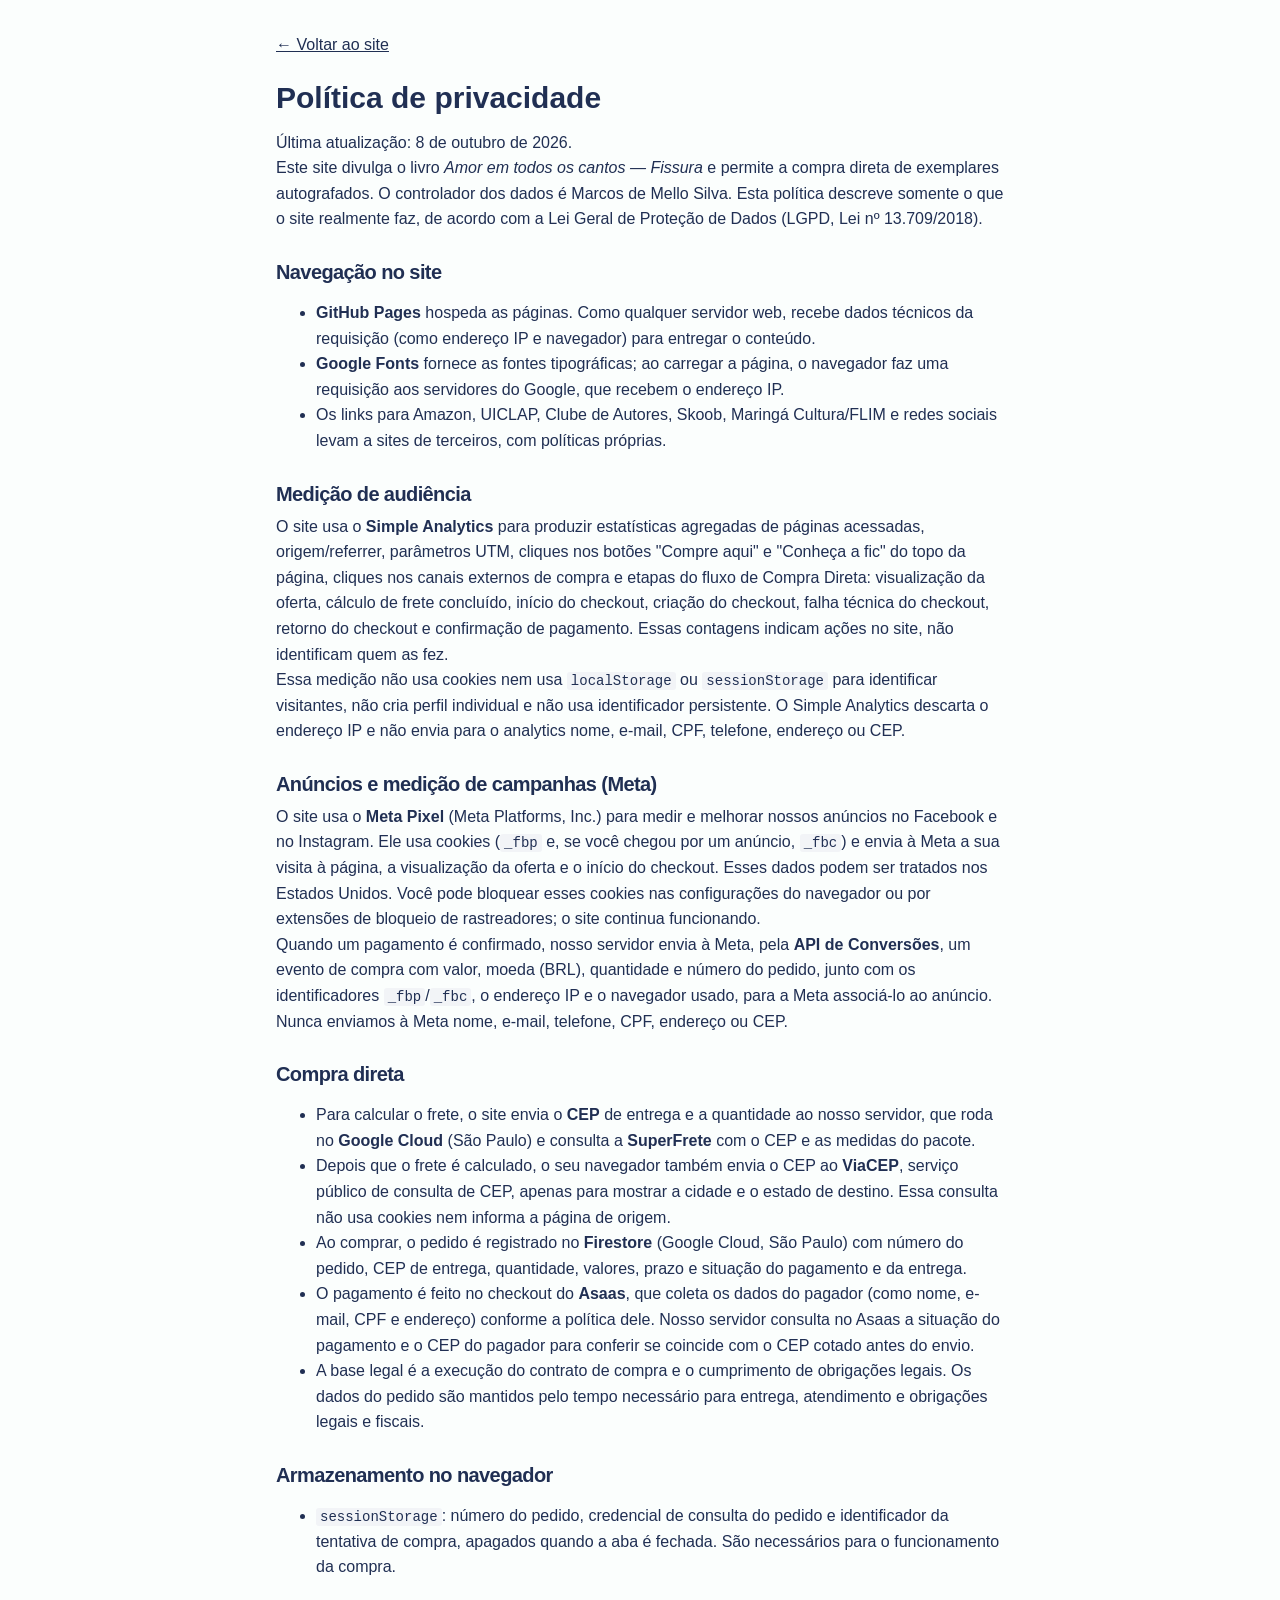
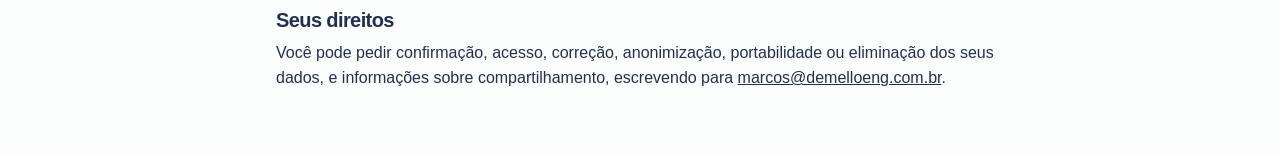
<file: privacidade.html>
<!DOCTYPE html>
<html lang="pt-BR">
<head>
<meta charset="utf-8">
<meta name="viewport" content="width=device-width, initial-scale=1">
<title>Política de privacidade — Amor em todos os cantos — Fissura</title>
<meta name="description" content="Como o site de Amor em todos os cantos — Fissura trata dados de visitantes e compradores.">
<meta name="robots" content="index, follow">
<link rel="icon" type="image/png" sizes="32x32" href="/assets/favicon-32.png">
<link rel="stylesheet" href="styles.css?v=fine-adjustments-01">
</head>
<body class="policy">
<main class="policy__main" id="conteudo">
<p><a href="/">← Voltar ao site</a></p>
<h1>Política de privacidade</h1>
<p>Última atualização: 8 de outubro de 2026.</p>

<p>Este site divulga o livro <em>Amor em todos os cantos — Fissura</em> e permite a compra direta de
exemplares autografados. O controlador dos dados é Marcos de Mello Silva. Esta política descreve somente o que
o site realmente faz, de acordo com a Lei Geral de Proteção de Dados (LGPD, Lei nº 13.709/2018).</p>

<h2>Navegação no site</h2>
<ul>
  <li><strong>GitHub Pages</strong> hospeda as páginas. Como qualquer servidor web, recebe dados técnicos da
    requisição (como endereço IP e navegador) para entregar o conteúdo.</li>
  <li><strong>Google Fonts</strong> fornece as fontes tipográficas; ao carregar a página, o navegador faz uma
    requisição aos servidores do Google, que recebem o endereço IP.</li>
  <li>Os links para Amazon, UICLAP, Clube de Autores, Skoob, Maringá Cultura/FLIM e redes sociais levam a sites
    de terceiros, com políticas próprias.</li>
</ul>

<h2>Medição de audiência</h2>
<p>O site usa o <strong>Simple Analytics</strong> para produzir estatísticas agregadas de páginas acessadas,
origem/referrer, parâmetros UTM, cliques nos botões "Compre aqui" e "Conheça a fic" do topo da página, cliques nos
canais externos de compra e etapas do fluxo de Compra Direta: visualização da oferta, cálculo de frete concluído,
início do checkout, criação do checkout, falha técnica do checkout, retorno do checkout e confirmação de pagamento.
Essas contagens indicam ações no site, não identificam quem as fez.</p>
<p>Essa medição não usa cookies nem usa <code>localStorage</code> ou <code>sessionStorage</code> para identificar
visitantes, não cria perfil individual e não usa identificador persistente. O Simple Analytics descarta o
endereço IP e não envia para o analytics nome, e-mail, CPF, telefone, endereço ou CEP.</p>

<h2>Anúncios e medição de campanhas (Meta)</h2>
<p>O site usa o <strong>Meta Pixel</strong> (Meta Platforms, Inc.) para medir e melhorar nossos anúncios no
Facebook e no Instagram. Ele usa cookies (<code>_fbp</code> e, se você chegou por um anúncio, <code>_fbc</code>) e
envia à Meta a sua visita à página, a visualização da oferta e o início do checkout. Esses dados podem ser
tratados nos Estados Unidos. Você pode bloquear esses cookies nas configurações do navegador ou por extensões
de bloqueio de rastreadores; o site continua funcionando.</p>
<p>Quando um pagamento é confirmado, nosso servidor envia à Meta, pela <strong>API de Conversões</strong>, um
evento de compra com valor, moeda (BRL), quantidade e número do pedido, junto com os identificadores
<code>_fbp</code>/<code>_fbc</code>, o endereço IP e o navegador usado, para a Meta associá-lo ao anúncio.
Nunca enviamos à Meta nome, e-mail, telefone, CPF, endereço ou CEP.</p>

<h2>Compra direta</h2>
<ul>
  <li>Para calcular o frete, o site envia o <strong>CEP</strong> de entrega e a quantidade ao nosso servidor, que
    roda no <strong>Google Cloud</strong> (São Paulo) e consulta a
    <strong>SuperFrete</strong> com o CEP e as medidas do pacote.</li>
  <li>Depois que o frete é calculado, o seu navegador também envia o CEP ao <strong>ViaCEP</strong>, serviço
    público de consulta de CEP, apenas para mostrar a cidade e o estado de destino. Essa consulta não usa
    cookies nem informa a página de origem.</li>
  <li>Ao comprar, o pedido é registrado no <strong>Firestore</strong> (Google Cloud, São Paulo) com número do
    pedido, CEP de entrega, quantidade, valores, prazo e situação do pagamento e da entrega.</li>
  <li>O pagamento é feito no checkout do <strong>Asaas</strong>, que coleta os dados do pagador (como nome,
    e-mail, CPF e endereço) conforme a política dele. Nosso servidor consulta no Asaas a situação do pagamento
    e o CEP do pagador para conferir se coincide com o CEP cotado antes do envio.</li>
  <li>A base legal é a execução do contrato de compra e o cumprimento de obrigações legais. Os dados do pedido
    são mantidos pelo tempo necessário para entrega, atendimento e obrigações legais e fiscais.</li>
</ul>

<h2>Armazenamento no navegador</h2>
<ul>
  <li><code>sessionStorage</code>: número do pedido, credencial de consulta do pedido e identificador da
    tentativa de compra, apagados quando a aba é fechada. São necessários para o funcionamento da compra.</li>
</ul>

<h2>Seus direitos</h2>
<p>Você pode pedir confirmação, acesso, correção, anonimização, portabilidade ou eliminação dos seus dados,
e informações sobre compartilhamento, escrevendo para
<a href="mailto:marcos@demelloeng.com.br">marcos@demelloeng.com.br</a>.</p>
</main>
</body>
</html>
</file>
<file: styles.css>
:root {
  --azul: #202f53;
  --branco: #fbfefd;
  --dourado: #e8ce8e;
  --pessego: #f1a48a;
  --line: #ccd3df;
  --serif: "EB Garamond", Georgia, serif;
}
* { box-sizing: border-box; }
[hidden] { display: none !important; }
html { -webkit-text-size-adjust: 100%; scroll-padding-top: 24px; }
body { margin: 0; background: var(--branco); color: var(--azul); font-family: "Montserrat", Arial, sans-serif; }
a { color: inherit; }
img { max-width: 100%; display: block; }
button, input { font: inherit; }
button, a, summary { -webkit-tap-highlight-color: transparent; }
button { cursor: pointer; }
a:focus-visible, button:focus-visible, summary:focus-visible, input:focus-visible, [tabindex]:focus-visible {
  outline: 3px solid #b76828; outline-offset: 4px;
}
.hero :focus-visible, .vozes :focus-visible, .closing :focus-visible { outline-color: var(--dourado); }
h2 { margin: 0; font-size: clamp(20px, 2.1vw, 30px); font-weight: 800; line-height: 1.2; letter-spacing: -.6px; }
p { margin: 0; }
.section { width: min(1280px, calc(100% - 80px)); margin-inline: auto; padding-block: 32px; }
.section-heading { display: flex; align-items: center; gap: 20px; margin-bottom: 24px; }
.section-heading h2 { flex: 1; }
.ruled-title { display: flex; align-items: center; gap: 24px; }
.ruled-title::after, .section-heading::after { content: ""; height: 1px; background: var(--line); flex: 1; }
.section-heading::after { order: 1; }
.section-heading h2 { flex: initial; }
.section-heading .carousel-controls { order: 2; }
.eyebrow { font-size: 12px; line-height: 1.5; letter-spacing: 1.4px; font-weight: 800; }
.button, .card__cta { min-height: 48px; display: inline-flex; justify-content: center; align-items: center; padding: 12px 22px; background: linear-gradient(100deg, var(--dourado), #efcf7e); border: 1px solid var(--dourado); border-radius: 5px; color: #152649; font-size: 14px; font-weight: 800; text-align: center; text-decoration: none; }
.button:hover { background: #f4dc9f; }
.button--outline { color: var(--branco); background: transparent; border-color: #b7c4dc; }
.button--outline:hover { background: #ffffff12; }
.skip-link { position: absolute; z-index: 10; top: 8px; left: 8px; transform: translateY(-180%); padding: 14px; background: var(--branco); }
.skip-link:focus { transform: none; }
.sr-only { position: absolute; width: 1px; height: 1px; padding: 0; margin: -1px; overflow: hidden; clip-path: inset(50%); white-space: nowrap; border: 0; }

/* Direction 3: editorial typography, existing map/route and actual book cover. */
.hero { position: relative; isolation: isolate; overflow: hidden; color: var(--branco); background: radial-gradient(ellipse at 60% 35%, #253f62, #122747 90%); display: grid; grid-template-columns: minmax(0, 1fr) 420px; align-items: center; column-gap: 100px; padding: 84px max(6.5vw, calc((100vw - 1240px) / 2)) 56px; min-height: 620px; }
.hero__content, .hero__images { position: relative; z-index: 1; min-width: 0; }
.hero__eyebrow { color: var(--dourado); text-transform: uppercase; letter-spacing: 7px; font-size: 16px; font-weight: 700; margin-bottom: 18px; }
.hero__title { font-size: clamp(42px, 4.8vw, 68px); font-weight: 900; letter-spacing: -2px; line-height: .99; margin: 0; }
.hero__title-accent { color: var(--dourado); font-weight: 500; letter-spacing: -2px; }
.hero__author { margin-top: 18px; font-size: 13px; font-weight: 700; letter-spacing: 2.4px; }
/* FLIM in the hero: editorial proof set under the author, subordinate to title and cover. */
.hero__flim { margin-top: 38px; padding: 2px 0 4px 28px; border-left: 3px solid var(--dourado); color: var(--dourado); }
.hero__flim-kicker { font-size: 13px; font-weight: 700; letter-spacing: 2.6px; line-height: 1.4; }
.hero__flim-rank { margin-top: 2px; font-family: var(--serif); font-size: 50px; font-weight: 400; line-height: 1.1; letter-spacing: -.5px; color: #f0dca8; }
/* Ordinal drawn as a clean superscript (EB Garamond's º/ª glyphs carry an underline). */
.ordinal { font-size: .55em; vertical-align: .75em; line-height: 0; margin-left: .04em; }
.hero__flim-category { margin-top: 4px; font-size: 16px; font-weight: 500; letter-spacing: .3px; line-height: 1.4; }
.hero__teaser { margin-top: 30px; font-family: var(--serif); font-size: 24px; line-height: 1.16; }
.hero__teaser p + p { margin-top: 10px; }
.hero__teaser strong { display: inline; background: var(--pessego); color: #172b4a; padding: 1px 5px; font-family: "Montserrat", Arial, sans-serif; font-size: .78em; font-weight: 800; line-height: 1.65; box-decoration-break: clone; -webkit-box-decoration-break: clone; }
.hero__actions { display: flex; gap: 20px; margin-top: 30px; }
.hero__actions .button { min-width: 210px; }
.hero__cover { width: 100%; max-width: 420px; margin-inline: auto; box-shadow: 8px 20px 28px #0006; }
.hero__map { position: absolute; inset: 0; z-index: 0; pointer-events: none; }
.hero__map-shape, .hero__map-route { position: absolute; width: 660px; height: 660px; left: 49%; top: 45%; transform: translate(-50%, -50%) rotate(-10deg) scaleY(.88); }
.hero__map-shape { opacity: .16; }
.hero__route-line { fill: none; stroke: var(--dourado); stroke-width: 2.5; stroke-dasharray: 2 9; stroke-linecap: round; opacity: .55; }
.hero__route-dot { fill: var(--dourado); opacity: .75; }
.hero__route-labels text { font-family: "Montserrat", sans-serif; font-size: 16px; fill: #dce4f2; opacity: .8; }

/* Existing price, checkout and analytics hooks remain unchanged. */
.checkout-return { width: min(1120px, calc(100% - 80px)); margin: 20px auto 0; padding: 14px 18px; border-left: 4px solid var(--dourado); background: #f2f4f7; color: var(--azul); font-size: 14px; line-height: 1.5; }
/* FLIM save-the-date: editorial continuation of the hero, aligned to the hero text column. */
.flim { padding: 30px max(6.5vw, calc((100vw - 1240px) / 2)) 0; }
.flim > * { max-width: 1260px; }
.flim__eyebrow { color: #a04429; font-size: 15px; font-weight: 800; letter-spacing: 2.8px; line-height: 1.4; }
.flim h2 { margin-top: 6px; font: 500 clamp(28px, 2.9vw, 42px)/1.15 var(--serif); letter-spacing: -.4px; }
.flim__details { display: flex; flex-wrap: wrap; align-items: baseline; gap: 4px 0; margin-top: 12px; font-family: var(--serif); font-size: 22px; line-height: 1.35; color: #3b4a6b; }
.flim__when span { margin-inline: 6px; }
.flim__when .flim__date { margin: 0; white-space: nowrap; }
.flim__category { margin-left: 22px; padding-left: 22px; border-left: 1px solid #9aa6bd; }
.flim__session { padding-bottom: 20px; border-bottom: 1px solid var(--line); font-family: var(--serif); font-size: 22px; line-height: 1.35; color: #3b4a6b; }
.flim__links { display: flex; flex-wrap: wrap; align-items: center; gap: 0 14px; margin-top: 6px; font-size: 16px; font-weight: 500; }
.flim__links a { display: inline-flex; align-items: center; min-height: 44px; text-decoration: underline; text-decoration-color: #9aa6bd; text-underline-offset: 6px; }
.flim__links a:hover { text-decoration-color: currentColor; }
.comprar { padding: 30px 0 12px; }
.comprar__inner { width: min(1280px, calc(100% - 80px)); margin: auto; }
.retailer-alternatives { margin-top: 34px; padding-top: 28px; border-top: 1px solid var(--line); }
.retailer-alternatives__title { margin: 0; font-family: var(--serif); font-size: clamp(20px, 2vw, 26px); color: var(--azul); }
.cards { display: grid; grid-template-columns: repeat(3, minmax(0, 1fr)); gap: 16px; margin-top: 18px; align-items: stretch; }
.card { min-width: 0; padding: 20px 16px 16px; border: 1px solid var(--line); border-radius: 5px; color: var(--branco); background: radial-gradient(ellipse at top left, #263f61, #132947); text-decoration: none; display: flex; flex-direction: column; gap: 16px; align-items: stretch; transition: box-shadow .15s; }
a.card:hover { box-shadow: 0 5px 16px #202f5330; }
.card__info { display: flex; align-items: center; justify-content: center; gap: 10px; min-height: 70px; }
.card__logo { display: flex; width: 42px; height: 42px; flex-shrink: 0; align-items: center; justify-content: center; border-radius: 5px; overflow: hidden; }
.card__logo img { width: 100%; height: 100%; object-fit: contain; }
.card__logo--chip { background: var(--branco); padding: 3px; }
.card__text { display: flex; flex-direction: column; align-items: flex-start; gap: 10px; min-width: 0; }
.card__channel { font-size: 18px; line-height: 1.1; font-weight: 800; text-transform: uppercase; }
.card__format { background: var(--pessego); color: #162746; font-size: 11px; font-weight: 800; text-transform: uppercase; border-radius: 5px; padding: 5px 10px; }
.card__deal { text-align: center; margin-top: auto; display: flex; flex-direction: column; gap: 4px; }
.card__benefit { font-size: 13px; line-height: 1.4; font-weight: 600; max-width: 165px; margin-inline: auto; }
.card__price { color: var(--dourado); font-weight: 800; font-size: 28px; white-space: nowrap; }
.card__freight { color: var(--dourado); font-size: 15px; font-weight: 700; white-space: nowrap; }
.card__cta { padding: 10px 5px; font-size: 11px; min-height: 44px; }
.card--direct { background: var(--branco); color: var(--azul); }
.card--direct[hidden], .card--direct [hidden] { display: none !important; }
.card--direct .card__channel { display: inline-block; padding: 5px 8px; border-radius: 2px; background: var(--branco); color: #a04429; font-size: 14px; letter-spacing: .08em; text-transform: uppercase; }
.card--direct .card__format { background: transparent; padding: 0; color: var(--branco); text-transform: none; font-family: var(--serif); font-weight: 400; font-size: 20px; }
.card__logo--direct { width: 36px; height: 36px; background: var(--azul); }
.card__logo--direct img { width: 100%; height: 100%; object-fit: cover; }
.card--direct .card__price { color: var(--branco); }
/* Coming-soon label already exists separately; do not show its duplicate price label. */
.card--direct:has(#direct-coming-soon:not([hidden])) .card__deal { display: none; }
.direct__coming-soon { position: relative; z-index: 1; margin: 18px 32px 28px; padding: 14px 10px; background: #e6ebf1; color: var(--azul); text-align: center; font-size: 13px; font-weight: 800; letter-spacing: .5px; }
.direct__payment { font-size: 13px; font-weight: 600; line-height: 1.35; }
/* Direct purchase: editorial opening, bronze offer band, progressive order flow. */
.card-group--direct { width: 100%; max-width: 800px; margin-top: 20px; }
.card.card--direct { display: flex; flex-direction: column; align-items: stretch; gap: 0; padding: 0; overflow: hidden; }
.card--direct:has(#direct-active-offer:not([hidden])) .card__format { display: none; }
.direct__info { position: relative; min-width: 0; overflow: hidden; background: radial-gradient(circle at 95% 10%, #294668, #142a49 70%); color: var(--branco); }
.direct__info::after { content: ""; position: absolute; top: 16px; right: 8px; width: 230px; height: 230px; background: url("assets/direct-suitcase.svg") center / contain no-repeat; opacity: .2; pointer-events: none; }
.direct__info .card__info { position: relative; z-index: 1; justify-content: flex-start; min-height: 0; padding: 28px 32px 0; }
#direct-active-offer { display: flex; flex-direction: column; }
.direct__offer { position: relative; z-index: 1; display: flex; flex-direction: column; align-items: flex-start; margin-top: 20px; padding: 0 32px; }
.direct__discount { display: inline-flex; margin-bottom: 7px; padding: 6px 10px; border: 1px solid var(--dourado); border-radius: 3px; color: var(--dourado); font-size: 15px; line-height: 1; font-weight: 900; letter-spacing: .04em; }
.direct__offer .card__price { color: var(--branco); font-size: clamp(46px, 7vw, 66px); line-height: .98; }
.direct__reference { display: flex; flex-wrap: wrap; align-items: baseline; gap: 5px; margin-top: 7px; }
.direct__previous-price { font-size: 15px; line-height: 1.2; opacity: .72; text-decoration: line-through; }
.direct__freight { color: var(--branco); font-size: 15px; font-weight: 700; opacity: .82; }
.direct__benefit { margin: 0; font-weight: 800; }
.direct__benefit--offer { margin-top: 10px; color: var(--dourado); font-size: 17px; }
.direct__headline { position: relative; z-index: 1; margin: 26px 0 16px; padding: 0 32px; font-family: var(--serif); font-size: clamp(25px, 3vw, 38px); line-height: 1.08; color: var(--dourado); }
.direct__copy { position: relative; z-index: 1; max-width: 70ch; margin: 0; padding: 0 32px; font-size: 16px; line-height: 1.55; }
.direct__copy + .direct__copy { margin-top: 10px; padding-bottom: 30px; }
.direct__commercial { position: relative; z-index: 1; display: flex; flex-wrap: wrap; align-items: center; gap: 12px 20px; padding: 20px 32px; background: #a04429; color: var(--branco); }
.direct__perks { display: flex; flex-direction: column; gap: 2px; }
.direct__info .direct__payment { text-align: left; font-size: 13px; line-height: 1.4; }
.card--direct > .review-link--direct { align-self: stretch; justify-content: flex-start; min-height: 44px; margin: 16px 32px 12px; padding: 8px 0; border-top: 1px solid var(--line); font-size: 13px; font-weight: 600; text-align: left; }
#direct-flow { min-width: 0; padding: 22px 32px 0; }
.direct__label { display: block; font-size: 13px; font-weight: 700; margin-bottom: 8px; }
.direct__cep { display: flex; gap: 8px; }
.direct__cep input, .direct__cep button, .direct__buy { min-height: 44px; border: 1px solid var(--line); border-radius: 4px; padding: 10px; }
.direct__cep input { flex: 1; width: 100%; min-width: 0; }
.direct__cep button, .direct__buy { background: var(--dourado); color: var(--azul); font-size: 12px; font-weight: 800; }
.direct__cep button { flex-shrink: 0; }
#direct-flow:has(#direct-summary:not([hidden])) #direct-quote { background: transparent; border-color: var(--azul); }
.direct__buy { display: block; width: 240px; max-width: 100%; margin: 12px 0 0 auto; }
#direct-summary[hidden] ~ #direct-buy { display: none; }
.direct__buy:disabled { opacity: .5; cursor: not-allowed; }
.direct__error { color: #a32924; font-size: 14px; margin-top: 10px; }
.direct__summary { font-size: 14px; line-height: 1.5; margin: 20px 0 0; }
.direct__summary div { display: flex; justify-content: space-between; gap: 16px; padding: 6px 0; }
.direct__summary dt, .direct__summary dd { min-width: 0; overflow-wrap: anywhere; }
.direct__summary dd { margin: 0; text-align: right; }
/* Internal hook retained for JS; never presented, including when hidden is removed. */
#direct-real-row { display: none !important; }
.direct__summary .direct__total { align-items: baseline; border-top: 1px solid var(--line); margin-top: 8px; padding-top: 12px; font-weight: 800; }
.direct__total dd { font-size: 24px; }
#direct-loading { font-size: 13px; margin-top: 10px; }
.direct__quantity { display: flex; flex-wrap: wrap; align-items: center; justify-content: flex-start; gap: 12px; margin-bottom: 16px; }
.direct__quantity .direct__label { margin-bottom: 0; }
.direct__stepper { display: inline-flex; align-items: center; border: 1px solid var(--line); border-radius: 4px; }
.direct__stepper button { min-width: 44px; min-height: 44px; border: 0; background: transparent; color: var(--azul); font-size: 18px; font-weight: 800; cursor: pointer; }
.direct__stepper button:disabled { opacity: .4; cursor: not-allowed; }
.direct__stepper output { min-width: 32px; text-align: center; font-weight: 800; }
.direct__hint, .direct__availability, .direct__order-status { font-size: 13px; line-height: 1.4; margin: 0 0 10px; }
.direct__hint a { color: inherit; }
.direct__order-status { margin-top: 10px; font-weight: 700; }
.footer__links { font-size: 13px; margin-top: 8px; }
.footer__links a { color: inherit; text-decoration: underline; }

/* Items in a row share one height, so an open answer never leaves a ragged grid. */
.accordion-grid { display: grid; grid-template-columns: 1fr 1fr; gap: 10px 24px; margin-top: 16px; align-items: stretch; }
.accordion-grid summary { min-height: 64px; }
.editorial-faq .accordion-grid > details:last-child:nth-child(odd) { grid-column: 1 / -1; }
details { border: 1px solid var(--line); border-radius: 4px; font-family: var(--serif); font-size: 20px; }
summary { display: flex; justify-content: space-between; align-items: center; gap: 16px; list-style: none; cursor: pointer; min-height: 48px; padding: 8px 18px; font-weight: 500; }
summary::-webkit-details-marker { display: none; }
summary::after { content: "+"; font: 22px Arial, sans-serif; }
details[open] summary::after { content: "−"; }
details p { padding: 6px 18px 18px; line-height: 1.4; }
.fic { display: grid; grid-template-columns: 220px minmax(0, 1fr); gap: 36px; padding-top: 40px; padding-bottom: 32px; }
.fic h2 { font-size: 64px; letter-spacing: -2.8px; }
.fic__text { border-left: 1px solid #aeb9cd; padding-left: 40px; font-family: var(--serif); font-size: 24px; line-height: 1.36; }
.fic__text > p { margin-bottom: 18px; }
.fic__text > p:first-child { margin-bottom: 0; }
.fic__payoff { font-size: 30px; font-style: normal; font-weight: 700; text-transform: uppercase; margin-top: 16px; }
.elenco { padding-bottom: 40px; }
.cast-track { list-style: none; display: grid; grid-template-columns: repeat(7, minmax(0, 1fr)); margin: 0; padding: 4px 0; }
.cast-track li { min-width: 0; text-align: center; padding: 0 16px; border-left: 1px solid var(--line); }
.cast-track li:first-child { border-left: 0; }
.cast-track h3 { font-size: 18px; margin: 0 0 8px; font-weight: 800; }
.cast-track p { font-family: var(--serif); font-size: 19px; line-height: 1.15; }
.carousel-controls { display: flex; gap: 12px; flex-shrink: 0; }
.carousel-controls button { background: transparent; color: inherit; border: 1px solid currentColor; width: 44px; height: 44px; border-radius: 50%; font: 30px Georgia, serif; line-height: 1; }
.carousel-controls button[aria-disabled="true"] { opacity: .4; cursor: default; }
.vozes { color: var(--branco); background: radial-gradient(ellipse at center, #263f61, #122747); }
.vozes .section { padding-block: 30px; }
.vozes .section-heading { margin-bottom: 20px; }
.vozes h2 { font-size: 23px; }
.vozes .section-heading::after { background: #ffffff40; }
/* Testimonials: static grid without JS; with JS (.is-ready) a clipped track moved one page at a time. */
.voices { --voices-gap: 20px; }
.voices-track { display: grid; grid-template-columns: repeat(2, minmax(0, 1fr)); gap: var(--voices-gap); }
.voices.is-ready .voices-viewport { overflow: hidden; }
.voices.is-ready .voices-track { display: flex; align-items: stretch; transition: transform .6s ease; }
.voices.is-ready .voice { flex: 0 0 calc((100% - (var(--voices-per-page, 2) - 1) * var(--voices-gap)) / var(--voices-per-page, 2)); }
.voices-dots { display: flex; justify-content: center; gap: 2px; margin-top: 14px; color: var(--dourado); }
.voices-dot { display: inline-flex; align-items: center; justify-content: center; width: 28px; height: 28px; padding: 0; border: 0; background: transparent; color: inherit; }
.voices-dot::before { content: ""; width: 8px; height: 8px; border-radius: 50%; background: currentColor; opacity: .35; transition: opacity .2s, transform .2s; }
.voices-dot[aria-current="true"]::before { opacity: 1; transform: scale(1.3); }
.voice { min-width: 0; display: flex; align-items: flex-start; gap: 20px; padding: 24px; border: 1px solid #ffffff35; border-radius: 4px; }
.voice > img { width: 100px; height: 100px; border-radius: 50%; object-fit: cover; flex-shrink: 0; }
.voice__initial { display: inline-flex; align-items: center; justify-content: center; border-radius: 50%; background: #294665; color: var(--pessego); font-weight: 800; }
.voice__initial { width: 100px; height: 100px; flex: 0 0 100px; font-size: 30px; }
.voice h3 { margin: 4px 0 6px; color: var(--pessego); font-size: 16px; }
.voice__source { display: flex; align-items: center; gap: 6px; font-size: 10px; font-weight: 600; letter-spacing: 1px; color: #d5deeb; }
.voice__source img { width: 15px; height: 15px; object-fit: contain; border-radius: 2px; }
/* Horizontal wordmarks (Amazon) keep their proportion on a light chip instead of a 15px square. */
.voice__source .voice__brand--wide { width: auto; height: 13px; padding: 2px 4px; background: var(--branco); box-sizing: content-box; }
.voice blockquote { margin: 12px 0 0; font-family: var(--serif); font-size: 23px; line-height: 1.22; }
.voice__after { margin-top: 16px; font-size: 20px; font-style: italic; }
.center-action { text-align: center; margin-top: 18px; }
.center-action .button { min-width: 280px; }
.autor { display: grid; grid-template-columns: 200px minmax(0, 1.65fr) minmax(260px, .75fr); gap: 32px; align-items: start; padding-top: 40px; }
.autor__foto { width: 200px; height: 200px; object-fit: cover; border-radius: 5px; }
.autor h2 { font-size: 28px; margin-top: 10px; }
.autor__bio { font-family: var(--serif); font-size: 19px; line-height: 1.48; margin-top: 16px; }
.autor__bio p + p { margin-top: 14px; }
.autor__origem { border-left: 1px solid var(--line); padding-left: 30px; min-height: 195px; display: flex; flex-direction: column; justify-content: space-between; gap: 24px; }
.autor__origem blockquote { font-family: var(--serif); font-size: 28px; line-height: 1.25; font-style: italic; margin: 0; }
.pending-label { font-size: 12px; font-weight: 700; color: #586780; }
.pending-label strong { display: inline-block; margin-top: 8px; letter-spacing: 1px; }
.vocabulary { padding-top: 24px; padding-bottom: 28px; }
.vocabulary h2, .editorial-faq h2 { font-size: 20px; letter-spacing: .2px; }
.vocabulary h2 { font-size: 14px; letter-spacing: 1.4px; }
.vocabulary__intro { margin-top: 12px; font-size: 14px; color: #586780; }
.vocabulary__terms { margin-top: 4px; font-family: var(--serif); font-size: 20px; line-height: 1.45; }
.editorial-faq { padding-top: 12px; padding-bottom: 32px; }
.closing { background: #182e4e; color: var(--branco); }
.closing .section { display: flex; align-items: center; justify-content: center; gap: 40px; padding-block: 22px; }
.closing p { font-size: 25px; font-weight: 800; }
.closing p span { color: var(--dourado); font-weight: 500; }
.closing .button { min-width: 260px; }
.continue { display: grid; grid-template-columns: minmax(0, 1.8fr) minmax(0, 1fr); gap: 38px; }
.continue h3 { font-size: 24px; margin: 24px 0 16px; }
.social-links { display: flex; flex-wrap: wrap; gap: 12px; }
.social-links a { gap: 10px; }
.social-icon { display: block; flex: 0 0 32px; width: 32px; height: 32px; object-fit: contain; }
.social-links a:focus-visible { outline: 3px solid currentColor; outline-offset: 3px; }
.social-links a, .social-links > span { min-height: 48px; padding: 12px 18px; border: 1px solid #abb8cc; border-radius: 4px; font-size: 14px; font-weight: 600; display: inline-flex; align-items: center; justify-content: center; text-decoration: none; }
.social-links > span { color: #697488; border-color: var(--line); }
.social-links a:hover, .text-link:hover { background: #edf1f6; }
.editorial-card { border: 1px solid var(--line); border-radius: 4px; padding: 20px; }
.editorial-card h3 { font-size: 21px; line-height: 1.2; margin: 8px 0 16px; }
.text-link { font-size: 12px; font-weight: 800; display: inline-flex; gap: 16px; align-items: center; padding: 12px 16px; border: 1px solid #abb8cc; border-radius: 4px; text-decoration: none; min-height: 44px; }
.universe { background: #f5f5f2; }
.universe__grid { display: grid; grid-template-columns: 1fr 1fr; margin-top: 24px; text-align: center; }
.universe__grid > div { padding: 8px 28px; }
.universe__grid > div + div { border-left: 1px solid #aeb9cd; }
.universe h3 { margin: 0; font-family: var(--serif); font-size: 26px; font-style: italic; font-weight: 500; }
.universe__grid p { margin-top: 20px; font-weight: 700; font-size: 12px; letter-spacing: 3px; }
.footer { background: #1b3151; color: var(--branco); padding: 36px 20px; text-align: center; font-size: 12px; }

@media (max-width: 1100px) {
  .hero { grid-template-columns: minmax(0, 1fr) 260px; gap: 45px; padding-inline: 40px; }
  .hero__flim-rank { font-size: 44px; }
  .flim { padding-inline: 40px; }
  .hero__actions .button { min-width: 0; flex: 1; }
  .hero__teaser { font-size: 22px; }
  .cards { gap: 12px; }
  .card { padding-inline: 12px; }
  .card__channel { font-size: 15px; }
  .card__price { font-size: 24px; }
  .card__logo { width: 32px; height: 32px; }
  .fic { grid-template-columns: 160px minmax(0, 1fr); gap: 24px; }
  .fic h2 { font-size: 48px; }
  .cast-track li { padding-inline: 8px; }
  .cast-track h3 { font-size: 15px; }
  .cast-track p { font-size: 17px; }
  .autor { grid-template-columns: 150px minmax(0, 1.6fr) minmax(220px, .75fr); gap: 24px; }
  .autor__foto { width: 150px; height: 180px; }
  .voice { gap: 14px; padding: 18px; }
  .voice > img { width: 70px; height: 70px; }
}
@media (max-width: 767px) {
  .checkout-return { width: calc(100% - 40px); margin-top: 14px; }
  .flim { padding: 26px 24px 0; }
  .flim__eyebrow { font-size: 13px; letter-spacing: 2.4px; }
  .flim h2 { font-size: 27px; line-height: 1.12; }
  .flim__details { display: block; margin-top: 12px; }
  .flim__when { padding-bottom: 12px; border-bottom: 1px solid var(--line); font: 600 clamp(10.5px, 2.8vw, 12px)/1.5 "Montserrat", Arial, sans-serif; letter-spacing: clamp(1.4px, .5vw, 2.2px); text-transform: uppercase; color: var(--azul); }
  .flim__when span { margin-inline: 4px; }
  .flim__category { margin: 12px 0 0; padding: 0; border: 0; font-size: 19px; }
  .flim__session { margin-top: 8px; padding-bottom: 0; border-bottom: 0; font-size: 19px; }
  .flim__links { margin-top: 4px; padding-bottom: 8px; border-bottom: 1px solid var(--line); font: 400 19px/1.3 var(--serif); }
  .section, .comprar__inner { width: calc(100% - 40px); }
  .section { padding-block: 26px; }
  h2 { font-size: 22px; }
  /* Mobile hero: title and a reduced cover share the opening; FLIM precedes the teaser. */
  .hero { grid-template-columns: minmax(0, 1fr) auto; gap: 0 14px; align-items: start; padding: 34px 24px 32px; min-height: 0; }
  .hero__content { display: contents; }
  .hero__content > * { position: relative; z-index: 1; grid-column: 1 / -1; }
  .hero__eyebrow, .hero__title, .hero__author { grid-column: 1; }
  .hero__images { grid-column: 2; grid-row: 1 / 4; align-self: center; }
  .hero__eyebrow { font-size: 12px; letter-spacing: 5px; margin-bottom: 14px; }
  .hero__title { font-size: clamp(33px, 10.2vw, 44px); letter-spacing: -1.4px; }
  .hero__title-accent { letter-spacing: -1px; }
  .hero__author { margin-top: 12px; font-size: clamp(9px, 2.5vw, 11px); letter-spacing: 1.5px; }
  .hero__flim { margin-top: 34px; padding: 2px 0 4px 18px; }
  .hero__flim-kicker { font-size: 11px; letter-spacing: 1.6px; }
  .hero__flim-rank { font-size: 36px; }
  .hero__flim-category { font: 500 17px/1.3 var(--serif); letter-spacing: .2px; }
  .hero__teaser { margin-top: 30px; font-size: 21px; line-height: 1.2; }
  .hero__teaser strong { font-size: .76em; padding-inline: 3px; }
  .hero__actions { display: grid; gap: 12px; margin-top: 30px; }
  .hero__actions .button { width: 100%; }
  .hero__cover { width: clamp(92px, 29vw, 128px); box-shadow: 5px 12px 18px #0006; }
  .hero__map-shape, .hero__map-route { width: 400px; height: 400px; left: 64%; top: 205px; transform: translate(-50%, -50%) rotate(-10deg) scaleY(.88); }
  .hero__route-labels { display: none; }
  .hero__map-shape { opacity: .2; }
  .comprar { padding-top: 24px; }
  .retailer-alternatives { margin-top: 24px; padding-top: 22px; }
  .cards { grid-template-columns: 1fr; gap: 12px; margin-top: 14px; }
  .card { display: grid; grid-template-columns: 1fr 1fr; align-items: center; padding: 16px; gap: 12px 8px; }
  .card__info { justify-content: flex-start; min-height: 0; gap: 8px; }
  .card__logo { width: 34px; height: 34px; }
  .card__channel { font-size: 14px; }
  .card__text { gap: 8px; }
  .card__format { font-size: 9px; padding: 4px 7px; }
  .card__deal { margin: 0; text-align: right; }
  .card__price { font-size: 24px; }
  .card__benefit { font-size: 11px; }
  .card__cta { grid-column: 1 / -1; font-size: 12px; }
  .card.card--direct { padding: 0; }
  .direct__info .card__info { padding: 20px 18px 0; }
  .direct__info::after { top: 24px; right: -38px; width: 190px; height: 190px; }
  .direct__offer { margin-top: 18px; padding: 0 18px; }
  .direct__offer .card__price { font-size: clamp(44px, 14vw, 58px); }
  .direct__headline { margin-top: 18px; padding: 0 18px; font-size: 28px; }
  .direct__copy { padding: 0 18px; }
  .direct__copy + .direct__copy { padding-bottom: 22px; }
  .direct__commercial { padding: 18px; }
  .direct__perks { width: 100%; }
  #direct-flow { padding: 20px 18px 0; }
  .card--direct > .review-link--direct { margin: 16px 18px 12px; }
  .direct__cep { flex-direction: column; }
  .direct__buy { width: 100%; }
  .card--direct .card__channel { font-size: 13px; }
  .card--direct .card__info { gap: 10px; }
  .card--direct .card__format { font-size: 20px; }
  .direct__coming-soon { margin: 18px 18px 22px; }
  .direct__payment { font-size: 12px; }
  .accordion-grid { grid-template-columns: 1fr; gap: 8px; }
  .accordion-grid summary { min-height: 48px; }
  summary { font-size: 19px; padding: 10px 12px; }
  .fic { display: block; padding-top: 16px; }
  .fic h2 { font-size: 44px; margin-bottom: 12px; }
  .fic__text { border: 0; padding: 0; font-size: 22px; line-height: 1.34; }
  .fic__text > p { margin-bottom: 20px; }
  .fic__text > p:first-child { margin-bottom: 0; }
  .fic__payoff { font-size: 26px; margin-top: 20px; }
  .section-heading { gap: 12px; margin-bottom: 18px; }
  .section-heading::after { display: none; }
  .section-heading h2 { flex: 1; font-size: 20px; }
  .carousel-controls { gap: 8px; }
  .carousel-controls button { width: 44px; height: 44px; }
  .elenco { border-top: 1px solid var(--line); }
  .cast-track { display: flex; gap: 14px; overflow-x: auto; scroll-snap-type: x mandatory; padding: 4px; scrollbar-width: thin; }
  .cast-track li, .cast-track li:first-child { flex: 0 0 76%; border: 1px solid var(--line); border-radius: 5px; padding: 32px 18px; min-height: 200px; scroll-snap-align: start; display: flex; flex-direction: column; justify-content: center; }
  .cast-track h3 { font-size: 28px; }
  .cast-track p { font-size: 23px; }
  .vozes { background: var(--branco); color: var(--azul); }
  .vozes .section { border-top: 1px solid var(--line); padding-top: 26px; }
  .vozes .section-heading h2 { font-size: 16px; letter-spacing: -.5px; }
  .voices-track { grid-template-columns: minmax(0, 1fr); }
  .voices-dots { color: var(--azul); }
  /* Equal card heights keep the page from shifting on autoplay; content sits centred in the card. */
  .voice { align-items: center; color: var(--branco); background: #193251; border: 0; padding: 22px 18px; gap: 14px; }
  .voice > img { width: 66px; height: 80px; }
  .voice__initial { width: 66px; height: 80px; flex-basis: 66px; border-radius: 40px; }
  .voice blockquote { font-size: 21px; line-height: 1.25; }
  .voice__source { font-size: 10px; line-height: 1.5; }
  .voice__after { font-size: 19px; }
  .vozes :focus-visible { outline-color: #b76828; }
  .center-action .button { width: 100%; min-width: 0; }
  .autor { display: flex; flex-direction: column; gap: 20px; border-top: 1px solid var(--line); }
  .autor__foto { width: 145px; height: 160px; }
  .autor h2 { font-size: 26px; }
  .autor__bio { border-left: 1px solid #aeb9cd; padding-left: 14px; font-size: 20px; }
  .autor__origem { border-left: 0; padding-left: 0; min-height: 0; gap: 22px; }
  .autor__origem blockquote { border-left: 1px solid #aeb9cd; padding-left: 14px; font-size: 26px; }
  .pending-label { font-size: 12px; }
  .vocabulary { border-top: 1px solid var(--line); }
  .vocabulary h2, .editorial-faq h2 { font-size: 18px; line-height: 1.4; }
  .vocabulary h2 { font-size: 14px; }
  .vocabulary__terms { font-size: 19px; }
  .ruled-title::after { display: none; }
  .closing { background: transparent; color: var(--azul); padding: 0 20px 24px; }
  .closing .section { width: 100%; display: flex; flex-direction: column; gap: 8px; background: var(--dourado); border-radius: 5px; padding: 20px 12px 8px; }
  .closing p { font-size: 16px; text-align: center; }
  .closing p span { color: var(--azul); }
  .closing .button { min-width: 0; width: 100%; background: transparent; border: 0; }
  .continue { display: block; border-top: 1px solid var(--line); }
  .continue h3 { font-size: 22px; margin-top: 20px; }
  .social-links { display: grid; grid-template-columns: 1fr 1fr; gap: 10px; }
  .social-links a, .social-links > span { padding-inline: 10px; }
  .editorial-card { margin-top: 20px; padding: 18px; }
  .editorial-card h3 { font-size: 20px; margin: 8px 0 16px; }
  .text-link { width: 100%; justify-content: center; }
  .universe { background: var(--branco); }
  .universe .section { border-top: 1px solid var(--line); padding-bottom: 36px; }
  .universe__grid > div { padding: 0 12px; }
  .universe h3 { font-size: 22px; line-height: 1.2; }
  .universe__grid p { font-size: 10px; letter-spacing: 2px; }
  .footer { padding: 30px 16px; }
}
@media (prefers-reduced-motion: reduce) { .card, .voices.is-ready .voices-track, .voices-dot::before { transition: none; } }

/* Secondary review links are separate from the purchase/checkout controls. */
.card-group { min-width: 0; display: flex; flex-direction: column; }
.card-group > .card { flex: 1; }
.review-link { display: flex; min-height: 44px; align-items: center; justify-content: center; padding: 8px 4px; color: var(--azul); font-size: 12px; line-height: 1.4; text-align: center; text-underline-offset: 3px; }

/* One review link stays associated with each purchase channel. */
.card-group--direct:has(> #direct-card[hidden]) { display: none; }
.review-link { gap: 8px; }
.review-icon { display: block; flex: 0 0 24px; width: 24px; height: 24px; object-fit: contain; }
.review-icon--wide { flex-basis: auto; width: 46px; height: 14px; }
.policy__main { max-width: 760px; margin: 0 auto; padding: 32px 16px 64px; color: var(--azul); line-height: 1.6; font-size: 16px; }
.policy__main h1 { font-size: 30px; margin: 16px 0 8px; }
.policy__main h2 { font-size: 20px; margin: 28px 0 8px; }
.policy__main a { color: inherit; }
.policy__main code { font-size: 14px; background: #f2f4f7; padding: 1px 4px; border-radius: 3px; }
</file>
